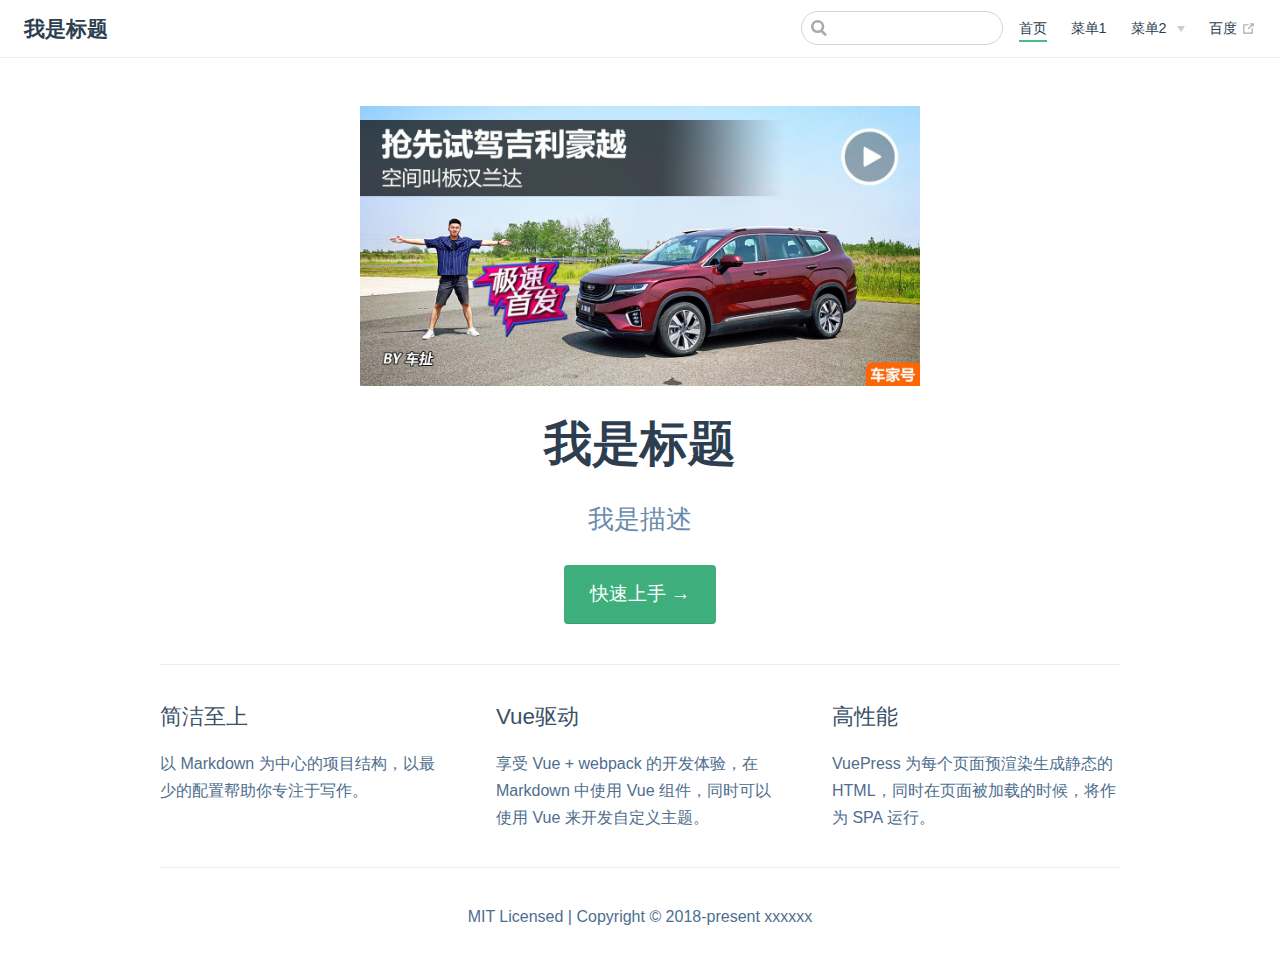
<file: index.html>
<!DOCTYPE html>
<html lang="en-US">
  <head>
    <meta charset="utf-8">
    <meta name="viewport" content="width=device-width,initial-scale=1">
    <title>我是标题</title>
    <meta name="generator" content="VuePress 1.7.1">
    <link rel="icon" href="./1.jpg">
    <meta name="description" content="我是描述">
    
    <link rel="preload" href="/assets/css/0.styles.319fcfa6.css" as="style"><link rel="preload" href="/assets/js/app.0cf1bd3c.js" as="script"><link rel="preload" href="/assets/js/2.a1c963eb.js" as="script"><link rel="preload" href="/assets/js/7.f65febfe.js" as="script"><link rel="prefetch" href="/assets/js/10.3759bb73.js"><link rel="prefetch" href="/assets/js/11.45bd4e3b.js"><link rel="prefetch" href="/assets/js/3.97abc83a.js"><link rel="prefetch" href="/assets/js/4.63b2a1f6.js"><link rel="prefetch" href="/assets/js/5.1084cbad.js"><link rel="prefetch" href="/assets/js/6.3fde4c45.js"><link rel="prefetch" href="/assets/js/8.f3e0d8ca.js"><link rel="prefetch" href="/assets/js/9.182f35d2.js">
    <link rel="stylesheet" href="/assets/css/0.styles.319fcfa6.css">
  </head>
  <body>
    <div id="app" data-server-rendered="true"><div class="theme-container no-sidebar"><header class="navbar"><div class="sidebar-button"><svg xmlns="http://www.w3.org/2000/svg" aria-hidden="true" role="img" viewBox="0 0 448 512" class="icon"><path fill="currentColor" d="M436 124H12c-6.627 0-12-5.373-12-12V80c0-6.627 5.373-12 12-12h424c6.627 0 12 5.373 12 12v32c0 6.627-5.373 12-12 12zm0 160H12c-6.627 0-12-5.373-12-12v-32c0-6.627 5.373-12 12-12h424c6.627 0 12 5.373 12 12v32c0 6.627-5.373 12-12 12zm0 160H12c-6.627 0-12-5.373-12-12v-32c0-6.627 5.373-12 12-12h424c6.627 0 12 5.373 12 12v32c0 6.627-5.373 12-12 12z"></path></svg></div> <a href="/" aria-current="page" class="home-link router-link-exact-active router-link-active"><!----> <span class="site-name">我是标题</span></a> <div class="links"><div class="search-box"><input aria-label="Search" autocomplete="off" spellcheck="false" value=""> <!----></div> <nav class="nav-links can-hide"><div class="nav-item"><a href="/" aria-current="page" class="nav-link router-link-exact-active router-link-active">
  首页
</a></div><div class="nav-item"><a href="/vue/一分钟用vuepress搭建博客.html" class="nav-link">
  菜单1
</a></div><div class="nav-item"><div class="dropdown-wrapper"><button type="button" aria-label="菜单2" class="dropdown-title"><span class="title">菜单2</span> <span class="arrow down"></span></button> <button type="button" aria-label="菜单2" class="mobile-dropdown-title"><span class="title">菜单2</span> <span class="arrow right"></span></button> <ul class="nav-dropdown" style="display:none;"><li class="dropdown-item"><!----> <a href="/b/1/" class="nav-link">
  2-1
</a></li><li class="dropdown-item"><!----> <a href="/b/2.html" class="nav-link">
  2-2
</a></li></ul></div></div><div class="nav-item"><a href="https://www.baidu.com" target="_blank" rel="noopener noreferrer" class="nav-link external">
  百度
  <span><svg xmlns="http://www.w3.org/2000/svg" aria-hidden="true" focusable="false" x="0px" y="0px" viewBox="0 0 100 100" width="15" height="15" class="icon outbound"><path fill="currentColor" d="M18.8,85.1h56l0,0c2.2,0,4-1.8,4-4v-32h-8v28h-48v-48h28v-8h-32l0,0c-2.2,0-4,1.8-4,4v56C14.8,83.3,16.6,85.1,18.8,85.1z"></path> <polygon fill="currentColor" points="45.7,48.7 51.3,54.3 77.2,28.5 77.2,37.2 85.2,37.2 85.2,14.9 62.8,14.9 62.8,22.9 71.5,22.9"></polygon></svg> <span class="sr-only">(opens new window)</span></span></a></div> <!----></nav></div></header> <div class="sidebar-mask"></div> <aside class="sidebar"><nav class="nav-links"><div class="nav-item"><a href="/" aria-current="page" class="nav-link router-link-exact-active router-link-active">
  首页
</a></div><div class="nav-item"><a href="/vue/一分钟用vuepress搭建博客.html" class="nav-link">
  菜单1
</a></div><div class="nav-item"><div class="dropdown-wrapper"><button type="button" aria-label="菜单2" class="dropdown-title"><span class="title">菜单2</span> <span class="arrow down"></span></button> <button type="button" aria-label="菜单2" class="mobile-dropdown-title"><span class="title">菜单2</span> <span class="arrow right"></span></button> <ul class="nav-dropdown" style="display:none;"><li class="dropdown-item"><!----> <a href="/b/1/" class="nav-link">
  2-1
</a></li><li class="dropdown-item"><!----> <a href="/b/2.html" class="nav-link">
  2-2
</a></li></ul></div></div><div class="nav-item"><a href="https://www.baidu.com" target="_blank" rel="noopener noreferrer" class="nav-link external">
  百度
  <span><svg xmlns="http://www.w3.org/2000/svg" aria-hidden="true" focusable="false" x="0px" y="0px" viewBox="0 0 100 100" width="15" height="15" class="icon outbound"><path fill="currentColor" d="M18.8,85.1h56l0,0c2.2,0,4-1.8,4-4v-32h-8v28h-48v-48h28v-8h-32l0,0c-2.2,0-4,1.8-4,4v56C14.8,83.3,16.6,85.1,18.8,85.1z"></path> <polygon fill="currentColor" points="45.7,48.7 51.3,54.3 77.2,28.5 77.2,37.2 85.2,37.2 85.2,14.9 62.8,14.9 62.8,22.9 71.5,22.9"></polygon></svg> <span class="sr-only">(opens new window)</span></span></a></div> <!----></nav>  <ul class="sidebar-links"><li><section class="sidebar-group depth-0"><p class="sidebar-heading open"><span>Home</span> <!----></p> <!----></section></li></ul> </aside> <main aria-labelledby="main-title" class="home"><header class="hero"><img src="/1.jpg" alt="hero"> <h1 id="main-title">
      我是标题
    </h1> <p class="description">
      我是描述
    </p> <p class="action"><a href="/guide/" class="nav-link action-button">
  快速上手 →
</a></p></header> <div class="features"><div class="feature"><h2>简洁至上</h2> <p>以 Markdown 为中心的项目结构，以最少的配置帮助你专注于写作。</p></div><div class="feature"><h2>Vue驱动</h2> <p>享受 Vue + webpack 的开发体验，在 Markdown 中使用 Vue 组件，同时可以使用 Vue 来开发自定义主题。</p></div><div class="feature"><h2>高性能</h2> <p>VuePress 为每个页面预渲染生成静态的 HTML，同时在页面被加载的时候，将作为 SPA 运行。</p></div></div> <div class="theme-default-content custom content__default"></div> <div class="footer">
    MIT Licensed | Copyright © 2018-present xxxxxx
  </div></main></div><div class="global-ui"></div></div>
    <script src="/assets/js/app.0cf1bd3c.js" defer></script><script src="/assets/js/2.a1c963eb.js" defer></script><script src="/assets/js/7.f65febfe.js" defer></script>
  </body>
</html>
</file>
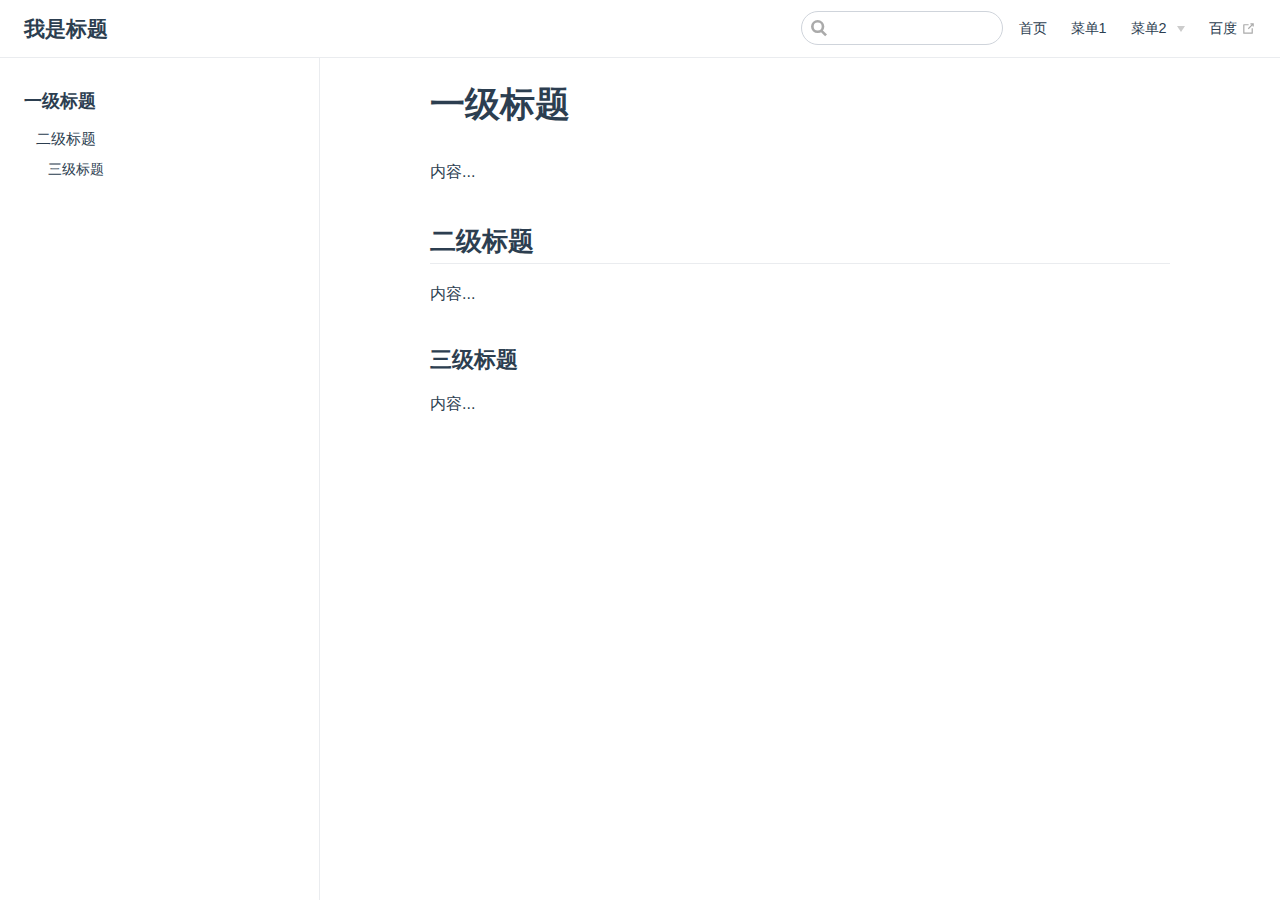
<file: c/index.html>
<!DOCTYPE html>
<html lang="en-US">
  <head>
    <meta charset="utf-8">
    <meta name="viewport" content="width=device-width,initial-scale=1">
    <title>一级标题 | 我是标题</title>
    <meta name="generator" content="VuePress 1.7.1">
    <link rel="icon" href="./1.jpg">
    <meta name="description" content="我是描述">
    
    <link rel="preload" href="/assets/css/0.styles.319fcfa6.css" as="style"><link rel="preload" href="/assets/js/app.0cf1bd3c.js" as="script"><link rel="preload" href="/assets/js/2.a1c963eb.js" as="script"><link rel="preload" href="/assets/js/10.3759bb73.js" as="script"><link rel="prefetch" href="/assets/js/11.45bd4e3b.js"><link rel="prefetch" href="/assets/js/3.97abc83a.js"><link rel="prefetch" href="/assets/js/4.63b2a1f6.js"><link rel="prefetch" href="/assets/js/5.1084cbad.js"><link rel="prefetch" href="/assets/js/6.3fde4c45.js"><link rel="prefetch" href="/assets/js/7.f65febfe.js"><link rel="prefetch" href="/assets/js/8.f3e0d8ca.js"><link rel="prefetch" href="/assets/js/9.182f35d2.js">
    <link rel="stylesheet" href="/assets/css/0.styles.319fcfa6.css">
  </head>
  <body>
    <div id="app" data-server-rendered="true"><div class="theme-container"><header class="navbar"><div class="sidebar-button"><svg xmlns="http://www.w3.org/2000/svg" aria-hidden="true" role="img" viewBox="0 0 448 512" class="icon"><path fill="currentColor" d="M436 124H12c-6.627 0-12-5.373-12-12V80c0-6.627 5.373-12 12-12h424c6.627 0 12 5.373 12 12v32c0 6.627-5.373 12-12 12zm0 160H12c-6.627 0-12-5.373-12-12v-32c0-6.627 5.373-12 12-12h424c6.627 0 12 5.373 12 12v32c0 6.627-5.373 12-12 12zm0 160H12c-6.627 0-12-5.373-12-12v-32c0-6.627 5.373-12 12-12h424c6.627 0 12 5.373 12 12v32c0 6.627-5.373 12-12 12z"></path></svg></div> <a href="/" class="home-link router-link-active"><!----> <span class="site-name">我是标题</span></a> <div class="links"><div class="search-box"><input aria-label="Search" autocomplete="off" spellcheck="false" value=""> <!----></div> <nav class="nav-links can-hide"><div class="nav-item"><a href="/" class="nav-link">
  首页
</a></div><div class="nav-item"><a href="/vue/一分钟用vuepress搭建博客.html" class="nav-link">
  菜单1
</a></div><div class="nav-item"><div class="dropdown-wrapper"><button type="button" aria-label="菜单2" class="dropdown-title"><span class="title">菜单2</span> <span class="arrow down"></span></button> <button type="button" aria-label="菜单2" class="mobile-dropdown-title"><span class="title">菜单2</span> <span class="arrow right"></span></button> <ul class="nav-dropdown" style="display:none;"><li class="dropdown-item"><!----> <a href="/b/1/" class="nav-link">
  2-1
</a></li><li class="dropdown-item"><!----> <a href="/b/2.html" class="nav-link">
  2-2
</a></li></ul></div></div><div class="nav-item"><a href="https://www.baidu.com" target="_blank" rel="noopener noreferrer" class="nav-link external">
  百度
  <span><svg xmlns="http://www.w3.org/2000/svg" aria-hidden="true" focusable="false" x="0px" y="0px" viewBox="0 0 100 100" width="15" height="15" class="icon outbound"><path fill="currentColor" d="M18.8,85.1h56l0,0c2.2,0,4-1.8,4-4v-32h-8v28h-48v-48h28v-8h-32l0,0c-2.2,0-4,1.8-4,4v56C14.8,83.3,16.6,85.1,18.8,85.1z"></path> <polygon fill="currentColor" points="45.7,48.7 51.3,54.3 77.2,28.5 77.2,37.2 85.2,37.2 85.2,14.9 62.8,14.9 62.8,22.9 71.5,22.9"></polygon></svg> <span class="sr-only">(opens new window)</span></span></a></div> <!----></nav></div></header> <div class="sidebar-mask"></div> <aside class="sidebar"><nav class="nav-links"><div class="nav-item"><a href="/" class="nav-link">
  首页
</a></div><div class="nav-item"><a href="/vue/一分钟用vuepress搭建博客.html" class="nav-link">
  菜单1
</a></div><div class="nav-item"><div class="dropdown-wrapper"><button type="button" aria-label="菜单2" class="dropdown-title"><span class="title">菜单2</span> <span class="arrow down"></span></button> <button type="button" aria-label="菜单2" class="mobile-dropdown-title"><span class="title">菜单2</span> <span class="arrow right"></span></button> <ul class="nav-dropdown" style="display:none;"><li class="dropdown-item"><!----> <a href="/b/1/" class="nav-link">
  2-1
</a></li><li class="dropdown-item"><!----> <a href="/b/2.html" class="nav-link">
  2-2
</a></li></ul></div></div><div class="nav-item"><a href="https://www.baidu.com" target="_blank" rel="noopener noreferrer" class="nav-link external">
  百度
  <span><svg xmlns="http://www.w3.org/2000/svg" aria-hidden="true" focusable="false" x="0px" y="0px" viewBox="0 0 100 100" width="15" height="15" class="icon outbound"><path fill="currentColor" d="M18.8,85.1h56l0,0c2.2,0,4-1.8,4-4v-32h-8v28h-48v-48h28v-8h-32l0,0c-2.2,0-4,1.8-4,4v56C14.8,83.3,16.6,85.1,18.8,85.1z"></path> <polygon fill="currentColor" points="45.7,48.7 51.3,54.3 77.2,28.5 77.2,37.2 85.2,37.2 85.2,14.9 62.8,14.9 62.8,22.9 71.5,22.9"></polygon></svg> <span class="sr-only">(opens new window)</span></span></a></div> <!----></nav>  <ul class="sidebar-links"><li><section class="sidebar-group depth-0"><p class="sidebar-heading open"><span>一级标题</span> <!----></p> <ul class="sidebar-links sidebar-group-items"><li><a href="/c/#二级标题" class="sidebar-link">二级标题</a><ul class="sidebar-sub-headers"><li class="sidebar-sub-header"><a href="/c/#三级标题" class="sidebar-link">三级标题</a></li></ul></li></ul></section></li></ul> </aside> <main class="page"> <div class="theme-default-content content__default"><h1 id="一级标题"><a href="#一级标题" class="header-anchor">#</a> 一级标题</h1> <p>内容...</p> <h2 id="二级标题"><a href="#二级标题" class="header-anchor">#</a> 二级标题</h2> <p>内容...</p> <h3 id="三级标题"><a href="#三级标题" class="header-anchor">#</a> 三级标题</h3> <p>内容...</p></div> <footer class="page-edit"><!----> <!----></footer> <!----> </main></div><div class="global-ui"></div></div>
    <script src="/assets/js/app.0cf1bd3c.js" defer></script><script src="/assets/js/2.a1c963eb.js" defer></script><script src="/assets/js/10.3759bb73.js" defer></script>
  </body>
</html>
</file>
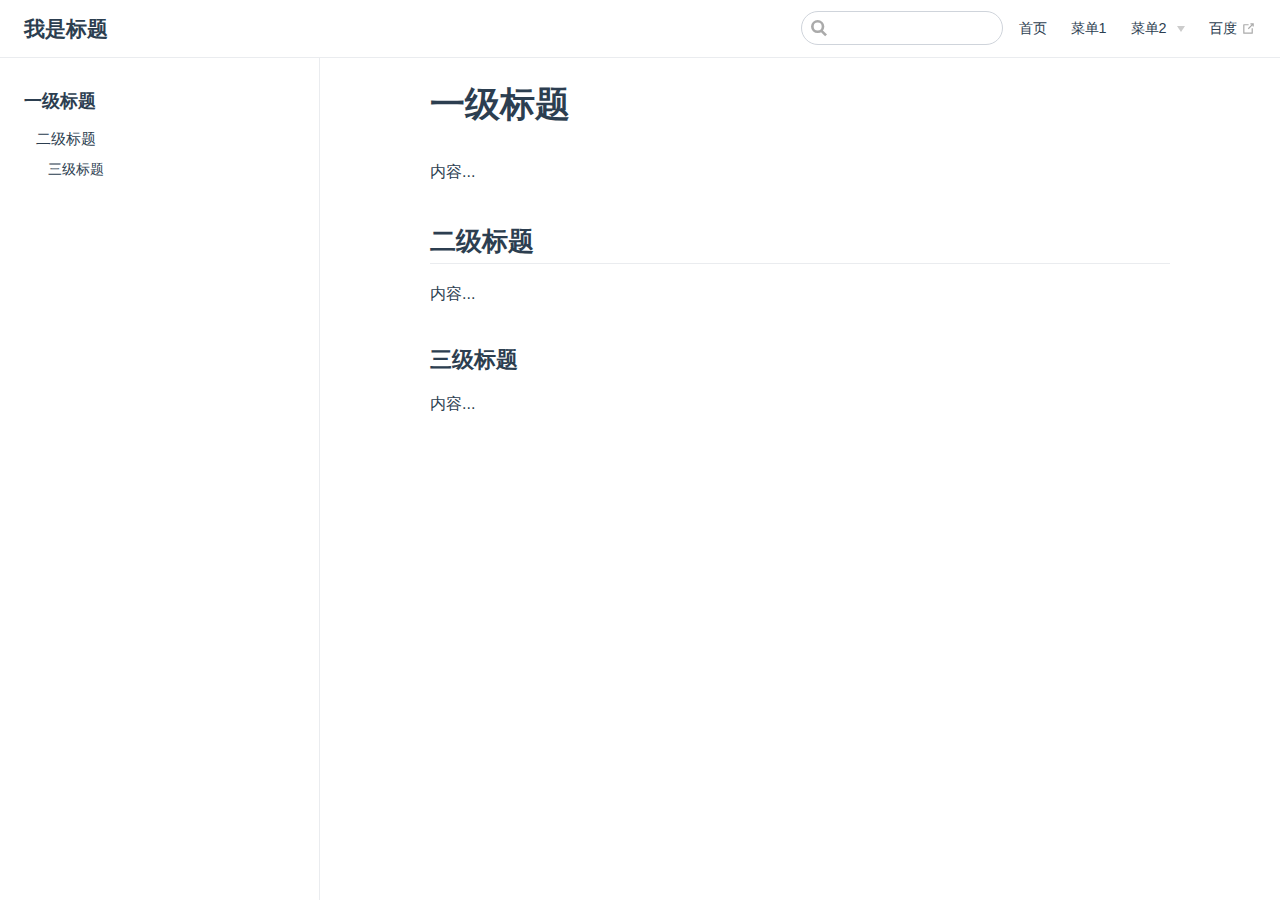
<file: b/1.html>
<!DOCTYPE html>
<html lang="en-US">
  <head>
    <meta charset="utf-8">
    <meta name="viewport" content="width=device-width,initial-scale=1">
    <title>一级标题 | 我是标题</title>
    <meta name="generator" content="VuePress 1.7.1">
    <link rel="icon" href="./1.jpg">
    <meta name="description" content="我是描述">
    
    <link rel="preload" href="/assets/css/0.styles.319fcfa6.css" as="style"><link rel="preload" href="/assets/js/app.0cf1bd3c.js" as="script"><link rel="preload" href="/assets/js/2.a1c963eb.js" as="script"><link rel="preload" href="/assets/js/8.f3e0d8ca.js" as="script"><link rel="prefetch" href="/assets/js/10.3759bb73.js"><link rel="prefetch" href="/assets/js/11.45bd4e3b.js"><link rel="prefetch" href="/assets/js/3.97abc83a.js"><link rel="prefetch" href="/assets/js/4.63b2a1f6.js"><link rel="prefetch" href="/assets/js/5.1084cbad.js"><link rel="prefetch" href="/assets/js/6.3fde4c45.js"><link rel="prefetch" href="/assets/js/7.f65febfe.js"><link rel="prefetch" href="/assets/js/9.182f35d2.js">
    <link rel="stylesheet" href="/assets/css/0.styles.319fcfa6.css">
  </head>
  <body>
    <div id="app" data-server-rendered="true"><div class="theme-container"><header class="navbar"><div class="sidebar-button"><svg xmlns="http://www.w3.org/2000/svg" aria-hidden="true" role="img" viewBox="0 0 448 512" class="icon"><path fill="currentColor" d="M436 124H12c-6.627 0-12-5.373-12-12V80c0-6.627 5.373-12 12-12h424c6.627 0 12 5.373 12 12v32c0 6.627-5.373 12-12 12zm0 160H12c-6.627 0-12-5.373-12-12v-32c0-6.627 5.373-12 12-12h424c6.627 0 12 5.373 12 12v32c0 6.627-5.373 12-12 12zm0 160H12c-6.627 0-12-5.373-12-12v-32c0-6.627 5.373-12 12-12h424c6.627 0 12 5.373 12 12v32c0 6.627-5.373 12-12 12z"></path></svg></div> <a href="/" class="home-link router-link-active"><!----> <span class="site-name">我是标题</span></a> <div class="links"><div class="search-box"><input aria-label="Search" autocomplete="off" spellcheck="false" value=""> <!----></div> <nav class="nav-links can-hide"><div class="nav-item"><a href="/" class="nav-link">
  首页
</a></div><div class="nav-item"><a href="/vue/一分钟用vuepress搭建博客.html" class="nav-link">
  菜单1
</a></div><div class="nav-item"><div class="dropdown-wrapper"><button type="button" aria-label="菜单2" class="dropdown-title"><span class="title">菜单2</span> <span class="arrow down"></span></button> <button type="button" aria-label="菜单2" class="mobile-dropdown-title"><span class="title">菜单2</span> <span class="arrow right"></span></button> <ul class="nav-dropdown" style="display:none;"><li class="dropdown-item"><!----> <a href="/b/1/" class="nav-link">
  2-1
</a></li><li class="dropdown-item"><!----> <a href="/b/2.html" class="nav-link">
  2-2
</a></li></ul></div></div><div class="nav-item"><a href="https://www.baidu.com" target="_blank" rel="noopener noreferrer" class="nav-link external">
  百度
  <span><svg xmlns="http://www.w3.org/2000/svg" aria-hidden="true" focusable="false" x="0px" y="0px" viewBox="0 0 100 100" width="15" height="15" class="icon outbound"><path fill="currentColor" d="M18.8,85.1h56l0,0c2.2,0,4-1.8,4-4v-32h-8v28h-48v-48h28v-8h-32l0,0c-2.2,0-4,1.8-4,4v56C14.8,83.3,16.6,85.1,18.8,85.1z"></path> <polygon fill="currentColor" points="45.7,48.7 51.3,54.3 77.2,28.5 77.2,37.2 85.2,37.2 85.2,14.9 62.8,14.9 62.8,22.9 71.5,22.9"></polygon></svg> <span class="sr-only">(opens new window)</span></span></a></div> <!----></nav></div></header> <div class="sidebar-mask"></div> <aside class="sidebar"><nav class="nav-links"><div class="nav-item"><a href="/" class="nav-link">
  首页
</a></div><div class="nav-item"><a href="/vue/一分钟用vuepress搭建博客.html" class="nav-link">
  菜单1
</a></div><div class="nav-item"><div class="dropdown-wrapper"><button type="button" aria-label="菜单2" class="dropdown-title"><span class="title">菜单2</span> <span class="arrow down"></span></button> <button type="button" aria-label="菜单2" class="mobile-dropdown-title"><span class="title">菜单2</span> <span class="arrow right"></span></button> <ul class="nav-dropdown" style="display:none;"><li class="dropdown-item"><!----> <a href="/b/1/" class="nav-link">
  2-1
</a></li><li class="dropdown-item"><!----> <a href="/b/2.html" class="nav-link">
  2-2
</a></li></ul></div></div><div class="nav-item"><a href="https://www.baidu.com" target="_blank" rel="noopener noreferrer" class="nav-link external">
  百度
  <span><svg xmlns="http://www.w3.org/2000/svg" aria-hidden="true" focusable="false" x="0px" y="0px" viewBox="0 0 100 100" width="15" height="15" class="icon outbound"><path fill="currentColor" d="M18.8,85.1h56l0,0c2.2,0,4-1.8,4-4v-32h-8v28h-48v-48h28v-8h-32l0,0c-2.2,0-4,1.8-4,4v56C14.8,83.3,16.6,85.1,18.8,85.1z"></path> <polygon fill="currentColor" points="45.7,48.7 51.3,54.3 77.2,28.5 77.2,37.2 85.2,37.2 85.2,14.9 62.8,14.9 62.8,22.9 71.5,22.9"></polygon></svg> <span class="sr-only">(opens new window)</span></span></a></div> <!----></nav>  <ul class="sidebar-links"><li><section class="sidebar-group depth-0"><p class="sidebar-heading open"><span>一级标题</span> <!----></p> <ul class="sidebar-links sidebar-group-items"><li><a href="/b/1.html#二级标题" class="sidebar-link">二级标题</a><ul class="sidebar-sub-headers"><li class="sidebar-sub-header"><a href="/b/1.html#三级标题" class="sidebar-link">三级标题</a></li></ul></li></ul></section></li></ul> </aside> <main class="page"> <div class="theme-default-content content__default"><h1 id="一级标题"><a href="#一级标题" class="header-anchor">#</a> 一级标题</h1> <p>内容...</p> <h2 id="二级标题"><a href="#二级标题" class="header-anchor">#</a> 二级标题</h2> <p>内容...</p> <h3 id="三级标题"><a href="#三级标题" class="header-anchor">#</a> 三级标题</h3> <p>内容...</p></div> <footer class="page-edit"><!----> <!----></footer> <!----> </main></div><div class="global-ui"></div></div>
    <script src="/assets/js/app.0cf1bd3c.js" defer></script><script src="/assets/js/2.a1c963eb.js" defer></script><script src="/assets/js/8.f3e0d8ca.js" defer></script>
  </body>
</html>
</file>
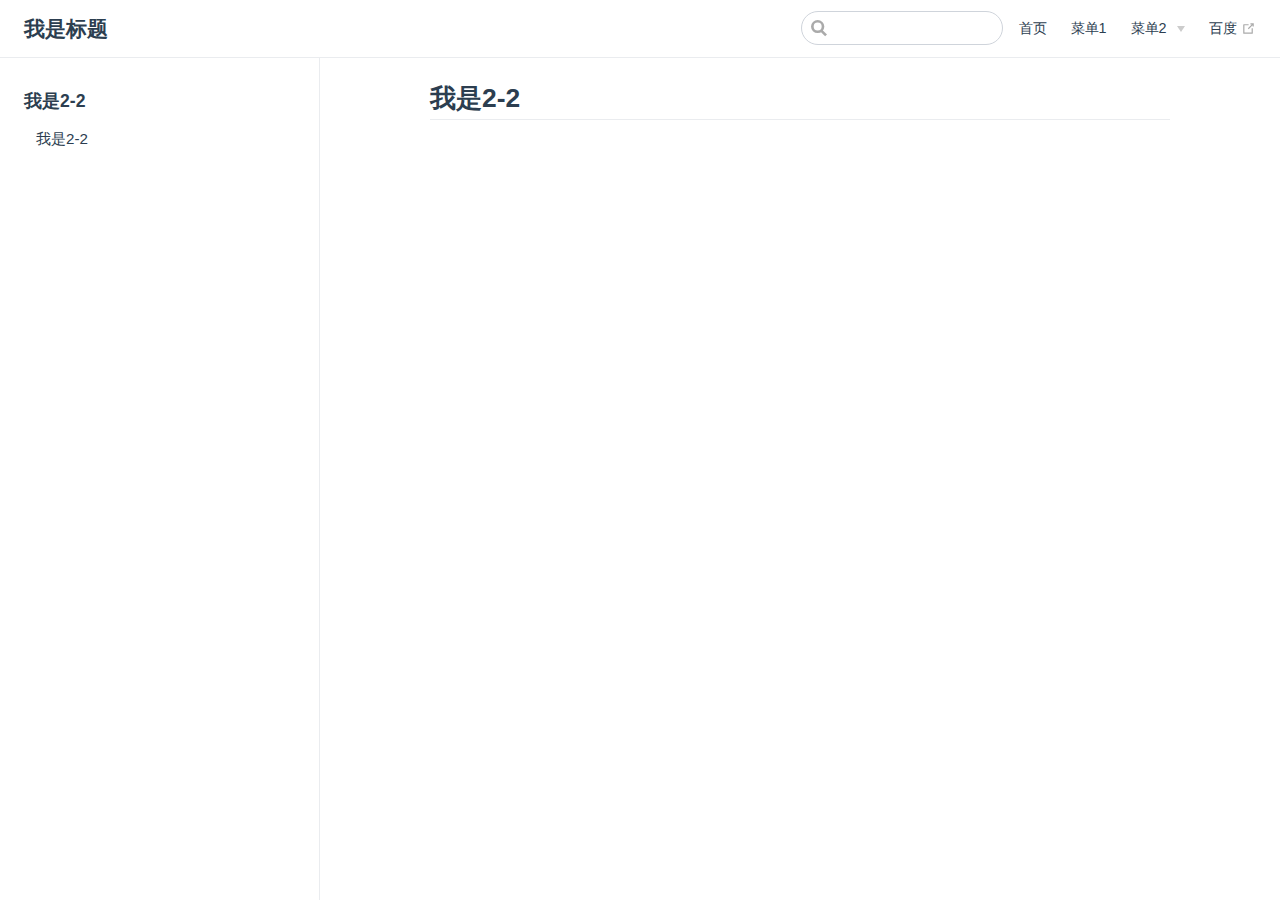
<file: b/2.html>
<!DOCTYPE html>
<html lang="en-US">
  <head>
    <meta charset="utf-8">
    <meta name="viewport" content="width=device-width,initial-scale=1">
    <title>我是2-2 | 我是标题</title>
    <meta name="generator" content="VuePress 1.7.1">
    <link rel="icon" href="./1.jpg">
    <meta name="description" content="我是描述">
    
    <link rel="preload" href="/assets/css/0.styles.319fcfa6.css" as="style"><link rel="preload" href="/assets/js/app.0cf1bd3c.js" as="script"><link rel="preload" href="/assets/js/2.a1c963eb.js" as="script"><link rel="preload" href="/assets/js/9.182f35d2.js" as="script"><link rel="prefetch" href="/assets/js/10.3759bb73.js"><link rel="prefetch" href="/assets/js/11.45bd4e3b.js"><link rel="prefetch" href="/assets/js/3.97abc83a.js"><link rel="prefetch" href="/assets/js/4.63b2a1f6.js"><link rel="prefetch" href="/assets/js/5.1084cbad.js"><link rel="prefetch" href="/assets/js/6.3fde4c45.js"><link rel="prefetch" href="/assets/js/7.f65febfe.js"><link rel="prefetch" href="/assets/js/8.f3e0d8ca.js">
    <link rel="stylesheet" href="/assets/css/0.styles.319fcfa6.css">
  </head>
  <body>
    <div id="app" data-server-rendered="true"><div class="theme-container"><header class="navbar"><div class="sidebar-button"><svg xmlns="http://www.w3.org/2000/svg" aria-hidden="true" role="img" viewBox="0 0 448 512" class="icon"><path fill="currentColor" d="M436 124H12c-6.627 0-12-5.373-12-12V80c0-6.627 5.373-12 12-12h424c6.627 0 12 5.373 12 12v32c0 6.627-5.373 12-12 12zm0 160H12c-6.627 0-12-5.373-12-12v-32c0-6.627 5.373-12 12-12h424c6.627 0 12 5.373 12 12v32c0 6.627-5.373 12-12 12zm0 160H12c-6.627 0-12-5.373-12-12v-32c0-6.627 5.373-12 12-12h424c6.627 0 12 5.373 12 12v32c0 6.627-5.373 12-12 12z"></path></svg></div> <a href="/" class="home-link router-link-active"><!----> <span class="site-name">我是标题</span></a> <div class="links"><div class="search-box"><input aria-label="Search" autocomplete="off" spellcheck="false" value=""> <!----></div> <nav class="nav-links can-hide"><div class="nav-item"><a href="/" class="nav-link">
  首页
</a></div><div class="nav-item"><a href="/vue/一分钟用vuepress搭建博客.html" class="nav-link">
  菜单1
</a></div><div class="nav-item"><div class="dropdown-wrapper"><button type="button" aria-label="菜单2" class="dropdown-title"><span class="title">菜单2</span> <span class="arrow down"></span></button> <button type="button" aria-label="菜单2" class="mobile-dropdown-title"><span class="title">菜单2</span> <span class="arrow right"></span></button> <ul class="nav-dropdown" style="display:none;"><li class="dropdown-item"><!----> <a href="/b/1/" class="nav-link">
  2-1
</a></li><li class="dropdown-item"><!----> <a href="/b/2.html" aria-current="page" class="nav-link router-link-exact-active router-link-active">
  2-2
</a></li></ul></div></div><div class="nav-item"><a href="https://www.baidu.com" target="_blank" rel="noopener noreferrer" class="nav-link external">
  百度
  <span><svg xmlns="http://www.w3.org/2000/svg" aria-hidden="true" focusable="false" x="0px" y="0px" viewBox="0 0 100 100" width="15" height="15" class="icon outbound"><path fill="currentColor" d="M18.8,85.1h56l0,0c2.2,0,4-1.8,4-4v-32h-8v28h-48v-48h28v-8h-32l0,0c-2.2,0-4,1.8-4,4v56C14.8,83.3,16.6,85.1,18.8,85.1z"></path> <polygon fill="currentColor" points="45.7,48.7 51.3,54.3 77.2,28.5 77.2,37.2 85.2,37.2 85.2,14.9 62.8,14.9 62.8,22.9 71.5,22.9"></polygon></svg> <span class="sr-only">(opens new window)</span></span></a></div> <!----></nav></div></header> <div class="sidebar-mask"></div> <aside class="sidebar"><nav class="nav-links"><div class="nav-item"><a href="/" class="nav-link">
  首页
</a></div><div class="nav-item"><a href="/vue/一分钟用vuepress搭建博客.html" class="nav-link">
  菜单1
</a></div><div class="nav-item"><div class="dropdown-wrapper"><button type="button" aria-label="菜单2" class="dropdown-title"><span class="title">菜单2</span> <span class="arrow down"></span></button> <button type="button" aria-label="菜单2" class="mobile-dropdown-title"><span class="title">菜单2</span> <span class="arrow right"></span></button> <ul class="nav-dropdown" style="display:none;"><li class="dropdown-item"><!----> <a href="/b/1/" class="nav-link">
  2-1
</a></li><li class="dropdown-item"><!----> <a href="/b/2.html" aria-current="page" class="nav-link router-link-exact-active router-link-active">
  2-2
</a></li></ul></div></div><div class="nav-item"><a href="https://www.baidu.com" target="_blank" rel="noopener noreferrer" class="nav-link external">
  百度
  <span><svg xmlns="http://www.w3.org/2000/svg" aria-hidden="true" focusable="false" x="0px" y="0px" viewBox="0 0 100 100" width="15" height="15" class="icon outbound"><path fill="currentColor" d="M18.8,85.1h56l0,0c2.2,0,4-1.8,4-4v-32h-8v28h-48v-48h28v-8h-32l0,0c-2.2,0-4,1.8-4,4v56C14.8,83.3,16.6,85.1,18.8,85.1z"></path> <polygon fill="currentColor" points="45.7,48.7 51.3,54.3 77.2,28.5 77.2,37.2 85.2,37.2 85.2,14.9 62.8,14.9 62.8,22.9 71.5,22.9"></polygon></svg> <span class="sr-only">(opens new window)</span></span></a></div> <!----></nav>  <ul class="sidebar-links"><li><section class="sidebar-group depth-0"><p class="sidebar-heading open"><span>我是2-2</span> <!----></p> <ul class="sidebar-links sidebar-group-items"><li><a href="/b/2.html#我是2-2" class="sidebar-link">我是2-2</a><ul class="sidebar-sub-headers"></ul></li></ul></section></li></ul> </aside> <main class="page"> <div class="theme-default-content content__default"><h2 id="我是2-2"><a href="#我是2-2" class="header-anchor">#</a> 我是2-2</h2></div> <footer class="page-edit"><!----> <!----></footer> <!----> </main></div><div class="global-ui"></div></div>
    <script src="/assets/js/app.0cf1bd3c.js" defer></script><script src="/assets/js/2.a1c963eb.js" defer></script><script src="/assets/js/9.182f35d2.js" defer></script>
  </body>
</html>
</file>
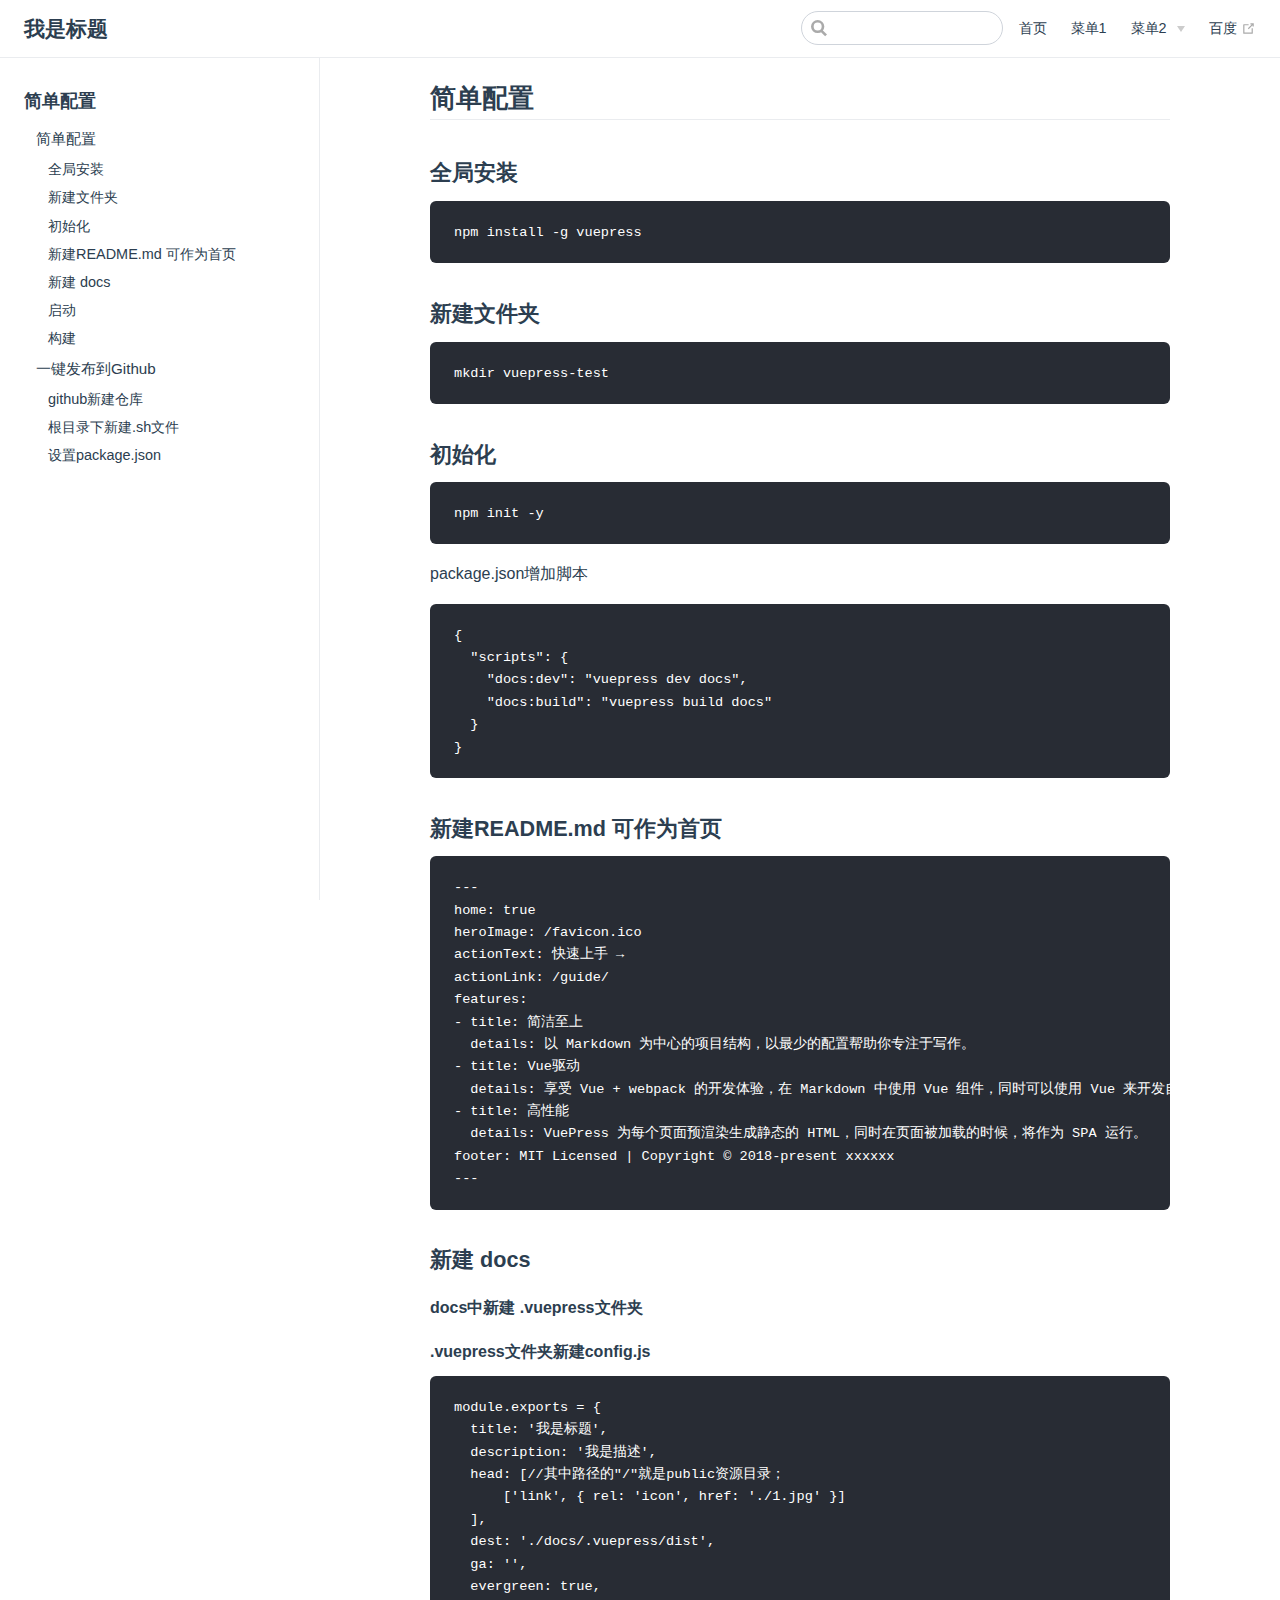
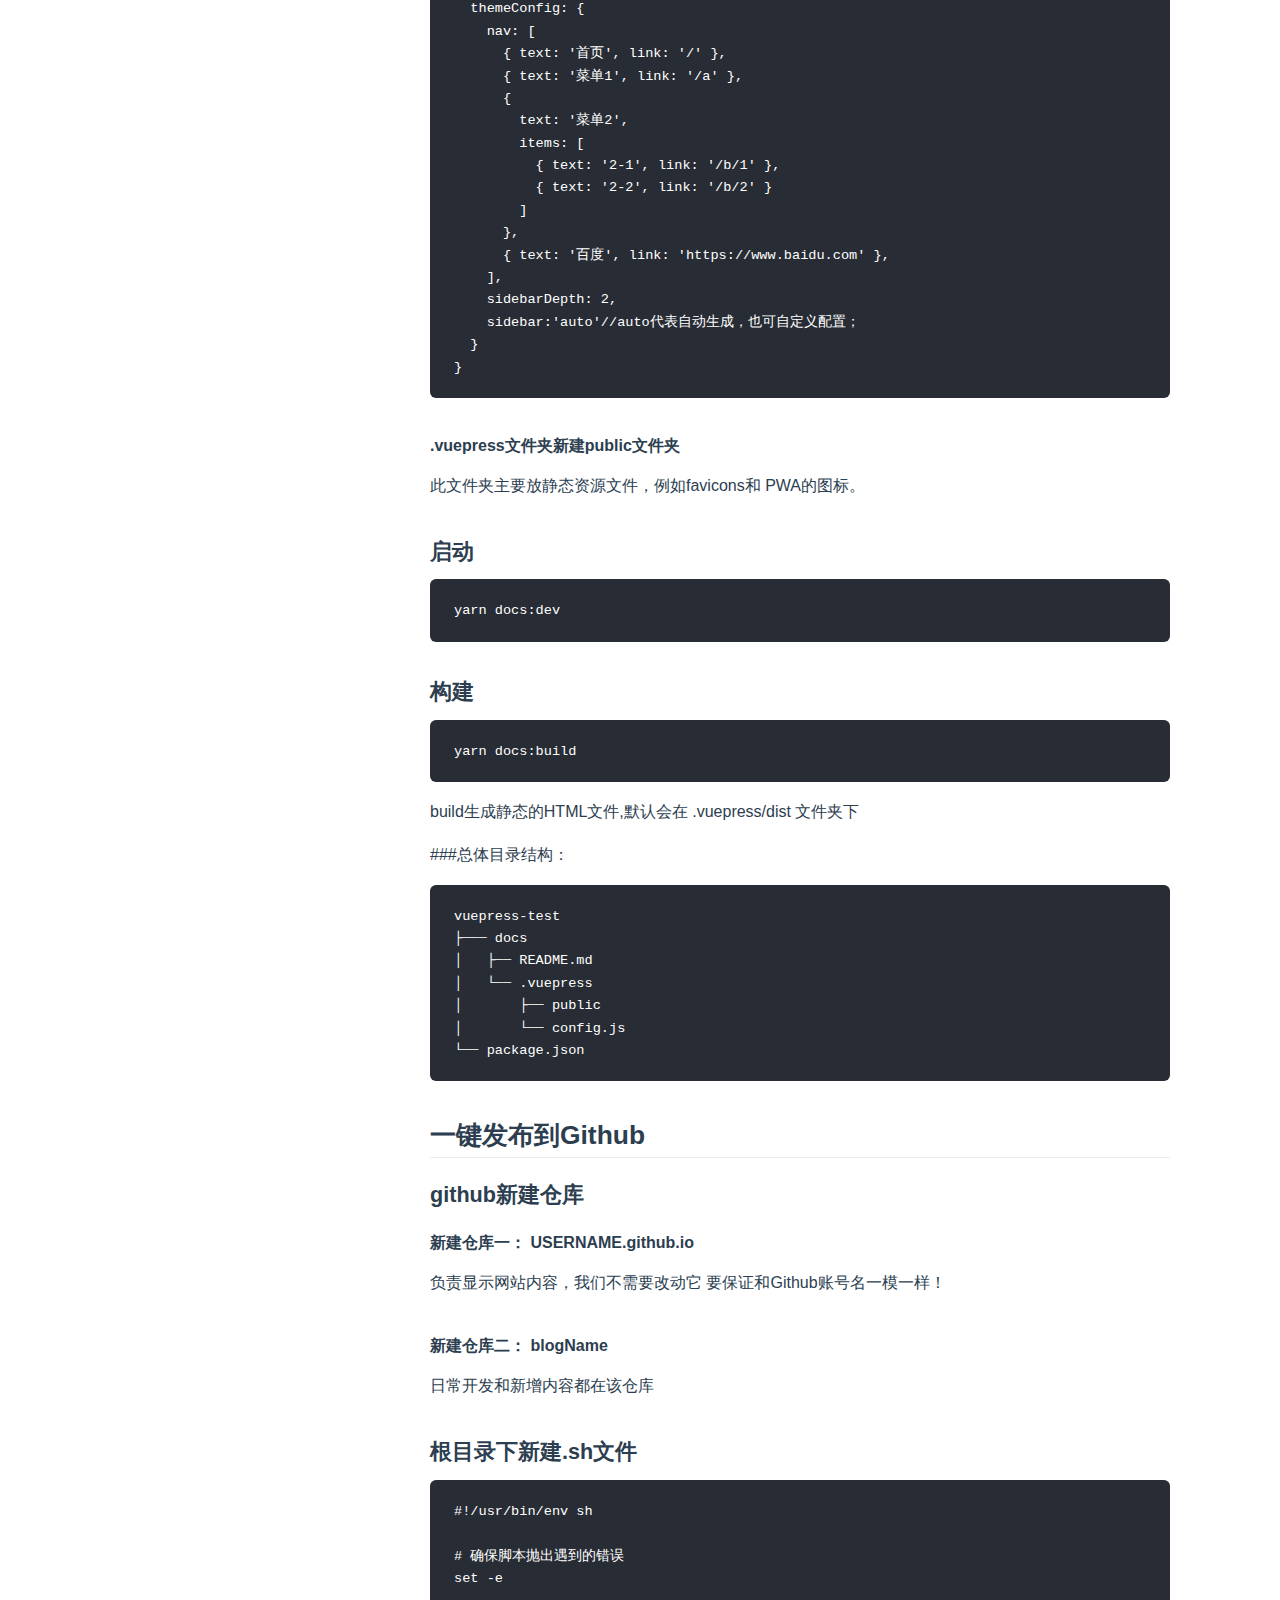
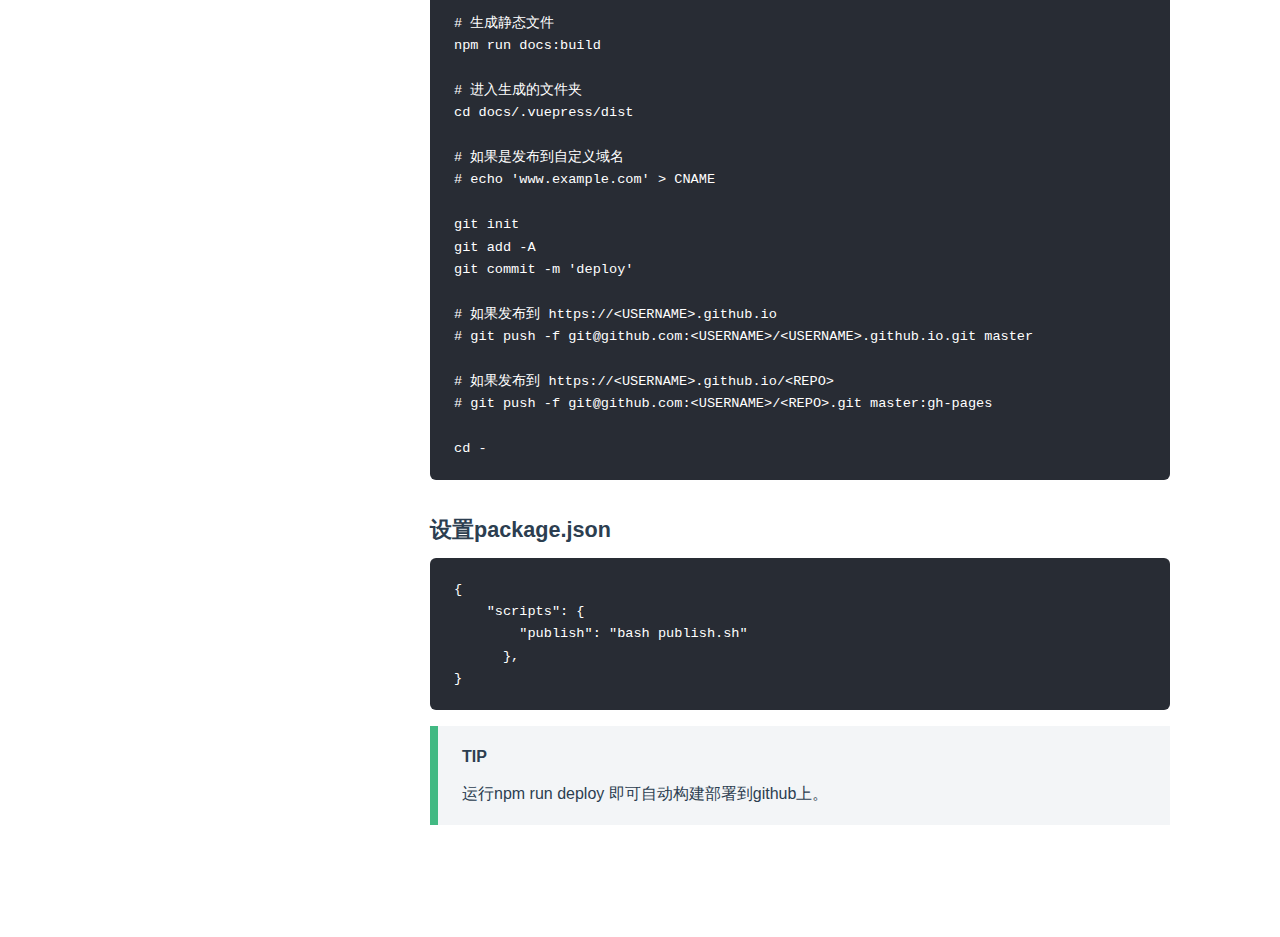
<file: vue/一分钟用vuepress搭建博客.html>
<!DOCTYPE html>
<html lang="en-US">
  <head>
    <meta charset="utf-8">
    <meta name="viewport" content="width=device-width,initial-scale=1">
    <title>简单配置 | 我是标题</title>
    <meta name="generator" content="VuePress 1.7.1">
    <link rel="icon" href="./1.jpg">
    <meta name="description" content="我是描述">
    
    <link rel="preload" href="/assets/css/0.styles.319fcfa6.css" as="style"><link rel="preload" href="/assets/js/app.0cf1bd3c.js" as="script"><link rel="preload" href="/assets/js/2.a1c963eb.js" as="script"><link rel="preload" href="/assets/js/11.45bd4e3b.js" as="script"><link rel="prefetch" href="/assets/js/10.3759bb73.js"><link rel="prefetch" href="/assets/js/3.97abc83a.js"><link rel="prefetch" href="/assets/js/4.63b2a1f6.js"><link rel="prefetch" href="/assets/js/5.1084cbad.js"><link rel="prefetch" href="/assets/js/6.3fde4c45.js"><link rel="prefetch" href="/assets/js/7.f65febfe.js"><link rel="prefetch" href="/assets/js/8.f3e0d8ca.js"><link rel="prefetch" href="/assets/js/9.182f35d2.js">
    <link rel="stylesheet" href="/assets/css/0.styles.319fcfa6.css">
  </head>
  <body>
    <div id="app" data-server-rendered="true"><div class="theme-container"><header class="navbar"><div class="sidebar-button"><svg xmlns="http://www.w3.org/2000/svg" aria-hidden="true" role="img" viewBox="0 0 448 512" class="icon"><path fill="currentColor" d="M436 124H12c-6.627 0-12-5.373-12-12V80c0-6.627 5.373-12 12-12h424c6.627 0 12 5.373 12 12v32c0 6.627-5.373 12-12 12zm0 160H12c-6.627 0-12-5.373-12-12v-32c0-6.627 5.373-12 12-12h424c6.627 0 12 5.373 12 12v32c0 6.627-5.373 12-12 12zm0 160H12c-6.627 0-12-5.373-12-12v-32c0-6.627 5.373-12 12-12h424c6.627 0 12 5.373 12 12v32c0 6.627-5.373 12-12 12z"></path></svg></div> <a href="/" class="home-link router-link-active"><!----> <span class="site-name">我是标题</span></a> <div class="links"><div class="search-box"><input aria-label="Search" autocomplete="off" spellcheck="false" value=""> <!----></div> <nav class="nav-links can-hide"><div class="nav-item"><a href="/" class="nav-link">
  首页
</a></div><div class="nav-item"><a href="/vue/一分钟用vuepress搭建博客.html" class="nav-link">
  菜单1
</a></div><div class="nav-item"><div class="dropdown-wrapper"><button type="button" aria-label="菜单2" class="dropdown-title"><span class="title">菜单2</span> <span class="arrow down"></span></button> <button type="button" aria-label="菜单2" class="mobile-dropdown-title"><span class="title">菜单2</span> <span class="arrow right"></span></button> <ul class="nav-dropdown" style="display:none;"><li class="dropdown-item"><!----> <a href="/b/1/" class="nav-link">
  2-1
</a></li><li class="dropdown-item"><!----> <a href="/b/2.html" class="nav-link">
  2-2
</a></li></ul></div></div><div class="nav-item"><a href="https://www.baidu.com" target="_blank" rel="noopener noreferrer" class="nav-link external">
  百度
  <span><svg xmlns="http://www.w3.org/2000/svg" aria-hidden="true" focusable="false" x="0px" y="0px" viewBox="0 0 100 100" width="15" height="15" class="icon outbound"><path fill="currentColor" d="M18.8,85.1h56l0,0c2.2,0,4-1.8,4-4v-32h-8v28h-48v-48h28v-8h-32l0,0c-2.2,0-4,1.8-4,4v56C14.8,83.3,16.6,85.1,18.8,85.1z"></path> <polygon fill="currentColor" points="45.7,48.7 51.3,54.3 77.2,28.5 77.2,37.2 85.2,37.2 85.2,14.9 62.8,14.9 62.8,22.9 71.5,22.9"></polygon></svg> <span class="sr-only">(opens new window)</span></span></a></div> <!----></nav></div></header> <div class="sidebar-mask"></div> <aside class="sidebar"><nav class="nav-links"><div class="nav-item"><a href="/" class="nav-link">
  首页
</a></div><div class="nav-item"><a href="/vue/一分钟用vuepress搭建博客.html" class="nav-link">
  菜单1
</a></div><div class="nav-item"><div class="dropdown-wrapper"><button type="button" aria-label="菜单2" class="dropdown-title"><span class="title">菜单2</span> <span class="arrow down"></span></button> <button type="button" aria-label="菜单2" class="mobile-dropdown-title"><span class="title">菜单2</span> <span class="arrow right"></span></button> <ul class="nav-dropdown" style="display:none;"><li class="dropdown-item"><!----> <a href="/b/1/" class="nav-link">
  2-1
</a></li><li class="dropdown-item"><!----> <a href="/b/2.html" class="nav-link">
  2-2
</a></li></ul></div></div><div class="nav-item"><a href="https://www.baidu.com" target="_blank" rel="noopener noreferrer" class="nav-link external">
  百度
  <span><svg xmlns="http://www.w3.org/2000/svg" aria-hidden="true" focusable="false" x="0px" y="0px" viewBox="0 0 100 100" width="15" height="15" class="icon outbound"><path fill="currentColor" d="M18.8,85.1h56l0,0c2.2,0,4-1.8,4-4v-32h-8v28h-48v-48h28v-8h-32l0,0c-2.2,0-4,1.8-4,4v56C14.8,83.3,16.6,85.1,18.8,85.1z"></path> <polygon fill="currentColor" points="45.7,48.7 51.3,54.3 77.2,28.5 77.2,37.2 85.2,37.2 85.2,14.9 62.8,14.9 62.8,22.9 71.5,22.9"></polygon></svg> <span class="sr-only">(opens new window)</span></span></a></div> <!----></nav>  <ul class="sidebar-links"><li><section class="sidebar-group depth-0"><p class="sidebar-heading open"><span>简单配置</span> <!----></p> <ul class="sidebar-links sidebar-group-items"><li><a href="/vue/%E4%B8%80%E5%88%86%E9%92%9F%E7%94%A8vuepress%E6%90%AD%E5%BB%BA%E5%8D%9A%E5%AE%A2.html#简单配置" class="sidebar-link">简单配置</a><ul class="sidebar-sub-headers"><li class="sidebar-sub-header"><a href="/vue/%E4%B8%80%E5%88%86%E9%92%9F%E7%94%A8vuepress%E6%90%AD%E5%BB%BA%E5%8D%9A%E5%AE%A2.html#全局安装" class="sidebar-link">全局安装</a></li><li class="sidebar-sub-header"><a href="/vue/%E4%B8%80%E5%88%86%E9%92%9F%E7%94%A8vuepress%E6%90%AD%E5%BB%BA%E5%8D%9A%E5%AE%A2.html#新建文件夹" class="sidebar-link">新建文件夹</a></li><li class="sidebar-sub-header"><a href="/vue/%E4%B8%80%E5%88%86%E9%92%9F%E7%94%A8vuepress%E6%90%AD%E5%BB%BA%E5%8D%9A%E5%AE%A2.html#初始化" class="sidebar-link">初始化</a></li><li class="sidebar-sub-header"><a href="/vue/%E4%B8%80%E5%88%86%E9%92%9F%E7%94%A8vuepress%E6%90%AD%E5%BB%BA%E5%8D%9A%E5%AE%A2.html#新建readme-md-可作为首页" class="sidebar-link">新建README.md  可作为首页</a></li><li class="sidebar-sub-header"><a href="/vue/%E4%B8%80%E5%88%86%E9%92%9F%E7%94%A8vuepress%E6%90%AD%E5%BB%BA%E5%8D%9A%E5%AE%A2.html#新建-docs" class="sidebar-link">新建 docs</a></li><li class="sidebar-sub-header"><a href="/vue/%E4%B8%80%E5%88%86%E9%92%9F%E7%94%A8vuepress%E6%90%AD%E5%BB%BA%E5%8D%9A%E5%AE%A2.html#启动" class="sidebar-link">启动</a></li><li class="sidebar-sub-header"><a href="/vue/%E4%B8%80%E5%88%86%E9%92%9F%E7%94%A8vuepress%E6%90%AD%E5%BB%BA%E5%8D%9A%E5%AE%A2.html#构建" class="sidebar-link">构建</a></li></ul></li><li><a href="/vue/%E4%B8%80%E5%88%86%E9%92%9F%E7%94%A8vuepress%E6%90%AD%E5%BB%BA%E5%8D%9A%E5%AE%A2.html#一键发布到github" class="sidebar-link">一键发布到Github</a><ul class="sidebar-sub-headers"><li class="sidebar-sub-header"><a href="/vue/%E4%B8%80%E5%88%86%E9%92%9F%E7%94%A8vuepress%E6%90%AD%E5%BB%BA%E5%8D%9A%E5%AE%A2.html#github新建仓库" class="sidebar-link">github新建仓库</a></li><li class="sidebar-sub-header"><a href="/vue/%E4%B8%80%E5%88%86%E9%92%9F%E7%94%A8vuepress%E6%90%AD%E5%BB%BA%E5%8D%9A%E5%AE%A2.html#根目录下新建-sh文件" class="sidebar-link">根目录下新建.sh文件</a></li><li class="sidebar-sub-header"><a href="/vue/%E4%B8%80%E5%88%86%E9%92%9F%E7%94%A8vuepress%E6%90%AD%E5%BB%BA%E5%8D%9A%E5%AE%A2.html#设置package-json" class="sidebar-link">设置package.json</a></li></ul></li></ul></section></li></ul> </aside> <main class="page"> <div class="theme-default-content content__default"><h2 id="简单配置"><a href="#简单配置" class="header-anchor">#</a> 简单配置</h2> <h3 id="全局安装"><a href="#全局安装" class="header-anchor">#</a> 全局安装</h3> <div class="language- extra-class"><pre class="language-text"><code>npm install -g vuepress
</code></pre></div><h3 id="新建文件夹"><a href="#新建文件夹" class="header-anchor">#</a> 新建文件夹</h3> <div class="language- extra-class"><pre class="language-text"><code>mkdir vuepress-test
</code></pre></div><h3 id="初始化"><a href="#初始化" class="header-anchor">#</a> 初始化</h3> <div class="language- extra-class"><pre class="language-text"><code>npm init -y
</code></pre></div><p>package.json增加脚本</p> <div class="language- extra-class"><pre class="language-text"><code>{
  &quot;scripts&quot;: {
    &quot;docs:dev&quot;: &quot;vuepress dev docs&quot;,
    &quot;docs:build&quot;: &quot;vuepress build docs&quot;
  }
}
</code></pre></div><h3 id="新建readme-md-可作为首页"><a href="#新建readme-md-可作为首页" class="header-anchor">#</a> 新建README.md  可作为首页</h3> <div class="language- extra-class"><pre class="language-text"><code>---
home: true
heroImage: /favicon.ico
actionText: 快速上手 →
actionLink: /guide/
features:
- title: 简洁至上
  details: 以 Markdown 为中心的项目结构，以最少的配置帮助你专注于写作。
- title: Vue驱动
  details: 享受 Vue + webpack 的开发体验，在 Markdown 中使用 Vue 组件，同时可以使用 Vue 来开发自定义主题。
- title: 高性能
  details: VuePress 为每个页面预渲染生成静态的 HTML，同时在页面被加载的时候，将作为 SPA 运行。
footer: MIT Licensed | Copyright © 2018-present xxxxxx
---
</code></pre></div><h3 id="新建-docs"><a href="#新建-docs" class="header-anchor">#</a> 新建 docs</h3> <h4 id="docs中新建-vuepress文件夹"><a href="#docs中新建-vuepress文件夹" class="header-anchor">#</a> docs中新建 .vuepress文件夹</h4> <h4 id="vuepress文件夹新建config-js"><a href="#vuepress文件夹新建config-js" class="header-anchor">#</a> .vuepress文件夹新建config.js</h4> <div class="language- extra-class"><pre class="language-text"><code>module.exports = {
  title: '我是标题',
  description: '我是描述',
  head: [//其中路径的&quot;/&quot;就是public资源目录；
      ['link', { rel: 'icon', href: './1.jpg' }]
  ],
  dest: './docs/.vuepress/dist',
  ga: '',
  evergreen: true,
  themeConfig: {
    nav: [
      { text: '首页', link: '/' },
      { text: '菜单1', link: '/a' },
      {
        text: '菜单2',
        items: [
          { text: '2-1', link: '/b/1' },
          { text: '2-2', link: '/b/2' }
        ]
      },
      { text: '百度', link: 'https://www.baidu.com' },
    ],
    sidebarDepth: 2,
    sidebar:'auto'//auto代表自动生成，也可自定义配置；
  }
}
</code></pre></div><h4 id="vuepress文件夹新建public文件夹"><a href="#vuepress文件夹新建public文件夹" class="header-anchor">#</a> .vuepress文件夹新建public文件夹</h4> <p>此文件夹主要放静态资源文件，例如favicons和 PWA的图标。</p> <h3 id="启动"><a href="#启动" class="header-anchor">#</a> 启动</h3> <div class="language- extra-class"><pre class="language-text"><code>yarn docs:dev
</code></pre></div><h3 id="构建"><a href="#构建" class="header-anchor">#</a> 构建</h3> <div class="language- extra-class"><pre class="language-text"><code>yarn docs:build
</code></pre></div><p>build生成静态的HTML文件,默认会在 .vuepress/dist 文件夹下</p> <p>###总体目录结构：</p> <div class="language- extra-class"><pre class="language-text"><code>vuepress-test
├─── docs
│   ├── README.md
│   └── .vuepress
│       ├── public
│       └── config.js
└── package.json
</code></pre></div><h2 id="一键发布到github"><a href="#一键发布到github" class="header-anchor">#</a> 一键发布到Github</h2> <h3 id="github新建仓库"><a href="#github新建仓库" class="header-anchor">#</a> github新建仓库</h3> <h4 id="新建仓库一-username-github-io"><a href="#新建仓库一-username-github-io" class="header-anchor">#</a> 新建仓库一： USERNAME.github.io</h4> <p>负责显示网站内容，我们不需要改动它
要保证和Github账号名一模一样！</p> <h4 id="新建仓库二-blogname"><a href="#新建仓库二-blogname" class="header-anchor">#</a> 新建仓库二： blogName</h4> <p>日常开发和新增内容都在该仓库</p> <h3 id="根目录下新建-sh文件"><a href="#根目录下新建-sh文件" class="header-anchor">#</a> 根目录下新建.sh文件</h3> <div class="language- extra-class"><pre class="language-text"><code>#!/usr/bin/env sh

# 确保脚本抛出遇到的错误
set -e

# 生成静态文件
npm run docs:build

# 进入生成的文件夹
cd docs/.vuepress/dist

# 如果是发布到自定义域名
# echo 'www.example.com' &gt; CNAME

git init
git add -A
git commit -m 'deploy'

# 如果发布到 https://&lt;USERNAME&gt;.github.io
# git push -f git@github.com:&lt;USERNAME&gt;/&lt;USERNAME&gt;.github.io.git master

# 如果发布到 https://&lt;USERNAME&gt;.github.io/&lt;REPO&gt;
# git push -f git@github.com:&lt;USERNAME&gt;/&lt;REPO&gt;.git master:gh-pages

cd -
</code></pre></div><h3 id="设置package-json"><a href="#设置package-json" class="header-anchor">#</a> 设置package.json</h3> <div class="language- extra-class"><pre class="language-text"><code>{
    &quot;scripts&quot;: {
        &quot;publish&quot;: &quot;bash publish.sh&quot;
      },
}
</code></pre></div><div class="custom-block tip"><p class="custom-block-title">TIP</p> <p>运行npm run deploy 即可自动构建部署到github上。</p></div></div> <footer class="page-edit"><!----> <!----></footer> <!----> </main></div><div class="global-ui"></div></div>
    <script src="/assets/js/app.0cf1bd3c.js" defer></script><script src="/assets/js/2.a1c963eb.js" defer></script><script src="/assets/js/11.45bd4e3b.js" defer></script>
  </body>
</html>
</file>
<file: assets/css/0.styles.319fcfa6.css>
code[class*=language-],pre[class*=language-]{color:#ccc;background:none;font-family:Consolas,Monaco,Andale Mono,Ubuntu Mono,monospace;font-size:1em;text-align:left;white-space:pre;word-spacing:normal;word-break:normal;word-wrap:normal;line-height:1.5;-moz-tab-size:4;-o-tab-size:4;tab-size:4;-webkit-hyphens:none;-ms-hyphens:none;hyphens:none}pre[class*=language-]{padding:1em;margin:.5em 0;overflow:auto}:not(pre)>code[class*=language-],pre[class*=language-]{background:#2d2d2d}:not(pre)>code[class*=language-]{padding:.1em;border-radius:.3em;white-space:normal}.token.block-comment,.token.cdata,.token.comment,.token.doctype,.token.prolog{color:#999}.token.punctuation{color:#ccc}.token.attr-name,.token.deleted,.token.namespace,.token.tag{color:#e2777a}.token.function-name{color:#6196cc}.token.boolean,.token.function,.token.number{color:#f08d49}.token.class-name,.token.constant,.token.property,.token.symbol{color:#f8c555}.token.atrule,.token.builtin,.token.important,.token.keyword,.token.selector{color:#cc99cd}.token.attr-value,.token.char,.token.regex,.token.string,.token.variable{color:#7ec699}.token.entity,.token.operator,.token.url{color:#67cdcc}.token.bold,.token.important{font-weight:700}.token.italic{font-style:italic}.token.entity{cursor:help}.token.inserted{color:green}.theme-default-content code{color:#476582;padding:.25rem .5rem;margin:0;font-size:.85em;background-color:rgba(27,31,35,.05);border-radius:3px}.theme-default-content code .token.deleted{color:#ec5975}.theme-default-content code .token.inserted{color:#3eaf7c}.theme-default-content pre,.theme-default-content pre[class*=language-]{line-height:1.4;padding:1.25rem 1.5rem;margin:.85rem 0;background-color:#282c34;border-radius:6px;overflow:auto}.theme-default-content pre[class*=language-] code,.theme-default-content pre code{color:#fff;padding:0;background-color:transparent;border-radius:0}div[class*=language-]{position:relative;background-color:#282c34;border-radius:6px}div[class*=language-] .highlight-lines{-webkit-user-select:none;-ms-user-select:none;user-select:none;padding-top:1.3rem;position:absolute;top:0;left:0;width:100%;line-height:1.4}div[class*=language-] .highlight-lines .highlighted{background-color:rgba(0,0,0,.66)}div[class*=language-] pre,div[class*=language-] pre[class*=language-]{background:transparent;position:relative;z-index:1}div[class*=language-]:before{position:absolute;z-index:3;top:.8em;right:1em;font-size:.75rem;color:hsla(0,0%,100%,.4)}div[class*=language-]:not(.line-numbers-mode) .line-numbers-wrapper{display:none}div[class*=language-].line-numbers-mode .highlight-lines .highlighted{position:relative}div[class*=language-].line-numbers-mode .highlight-lines .highlighted:before{content:" ";position:absolute;z-index:3;left:0;top:0;display:block;width:3.5rem;height:100%;background-color:rgba(0,0,0,.66)}div[class*=language-].line-numbers-mode pre{padding-left:4.5rem;vertical-align:middle}div[class*=language-].line-numbers-mode .line-numbers-wrapper{position:absolute;top:0;width:3.5rem;text-align:center;color:hsla(0,0%,100%,.3);padding:1.25rem 0;line-height:1.4}div[class*=language-].line-numbers-mode .line-numbers-wrapper br{-webkit-user-select:none;-ms-user-select:none;user-select:none}div[class*=language-].line-numbers-mode .line-numbers-wrapper .line-number{position:relative;z-index:4;-webkit-user-select:none;-ms-user-select:none;user-select:none;font-size:.85em}div[class*=language-].line-numbers-mode:after{content:"";position:absolute;z-index:2;top:0;left:0;width:3.5rem;height:100%;border-radius:6px 0 0 6px;border-right:1px solid rgba(0,0,0,.66);background-color:#282c34}div[class~=language-js]:before{content:"js"}div[class~=language-ts]:before{content:"ts"}div[class~=language-html]:before{content:"html"}div[class~=language-md]:before{content:"md"}div[class~=language-vue]:before{content:"vue"}div[class~=language-css]:before{content:"css"}div[class~=language-sass]:before{content:"sass"}div[class~=language-scss]:before{content:"scss"}div[class~=language-less]:before{content:"less"}div[class~=language-stylus]:before{content:"stylus"}div[class~=language-go]:before{content:"go"}div[class~=language-java]:before{content:"java"}div[class~=language-c]:before{content:"c"}div[class~=language-sh]:before{content:"sh"}div[class~=language-yaml]:before{content:"yaml"}div[class~=language-py]:before{content:"py"}div[class~=language-docker]:before{content:"docker"}div[class~=language-dockerfile]:before{content:"dockerfile"}div[class~=language-makefile]:before{content:"makefile"}div[class~=language-javascript]:before{content:"js"}div[class~=language-typescript]:before{content:"ts"}div[class~=language-markup]:before{content:"html"}div[class~=language-markdown]:before{content:"md"}div[class~=language-json]:before{content:"json"}div[class~=language-ruby]:before{content:"rb"}div[class~=language-python]:before{content:"py"}div[class~=language-bash]:before{content:"sh"}div[class~=language-php]:before{content:"php"}.custom-block .custom-block-title{font-weight:600;margin-bottom:-.4rem}.custom-block.danger,.custom-block.tip,.custom-block.warning{padding:.1rem 1.5rem;border-left-width:.5rem;border-left-style:solid;margin:1rem 0}.custom-block.tip{background-color:#f3f5f7;border-color:#42b983}.custom-block.warning{background-color:rgba(255,229,100,.3);border-color:#e7c000;color:#6b5900}.custom-block.warning .custom-block-title{color:#b29400}.custom-block.warning a{color:#2c3e50}.custom-block.danger{background-color:#ffe6e6;border-color:#c00;color:#4d0000}.custom-block.danger .custom-block-title{color:#900}.custom-block.danger a{color:#2c3e50}.custom-block.details{display:block;position:relative;border-radius:2px;margin:1.6em 0;padding:1.6em;background-color:#eee}.custom-block.details h4{margin-top:0}.custom-block.details figure:last-child,.custom-block.details p:last-child{margin-bottom:0;padding-bottom:0}.custom-block.details summary{outline:none;cursor:pointer}.arrow{display:inline-block;width:0;height:0}.arrow.up{border-bottom:6px solid #ccc}.arrow.down,.arrow.up{border-left:4px solid transparent;border-right:4px solid transparent}.arrow.down{border-top:6px solid #ccc}.arrow.right{border-left:6px solid #ccc}.arrow.left,.arrow.right{border-top:4px solid transparent;border-bottom:4px solid transparent}.arrow.left{border-right:6px solid #ccc}.theme-default-content:not(.custom){max-width:740px;margin:0 auto;padding:2rem 2.5rem}@media (max-width:959px){.theme-default-content:not(.custom){padding:2rem}}@media (max-width:419px){.theme-default-content:not(.custom){padding:1.5rem}}.table-of-contents .badge{vertical-align:middle}body,html{padding:0;margin:0;background-color:#fff}body{font-family:-apple-system,BlinkMacSystemFont,Segoe UI,Roboto,Oxygen,Ubuntu,Cantarell,Fira Sans,Droid Sans,Helvetica Neue,sans-serif;-webkit-font-smoothing:antialiased;-moz-osx-font-smoothing:grayscale;font-size:16px;color:#2c3e50}.page{padding-left:20rem}.navbar{z-index:20;right:0;height:3.6rem;background-color:#fff;box-sizing:border-box;border-bottom:1px solid #eaecef}.navbar,.sidebar-mask{position:fixed;top:0;left:0}.sidebar-mask{z-index:9;width:100vw;height:100vh;display:none}.sidebar{font-size:16px;background-color:#fff;width:20rem;position:fixed;z-index:10;margin:0;top:3.6rem;left:0;bottom:0;box-sizing:border-box;border-right:1px solid #eaecef;overflow-y:auto}.theme-default-content:not(.custom)>:first-child{margin-top:3.6rem}.theme-default-content:not(.custom) a:hover{text-decoration:underline}.theme-default-content:not(.custom) p.demo{padding:1rem 1.5rem;border:1px solid #ddd;border-radius:4px}.theme-default-content:not(.custom) img{max-width:100%}.theme-default-content.custom{padding:0;margin:0}.theme-default-content.custom img{max-width:100%}a{font-weight:500;text-decoration:none}a,p a code{color:#3eaf7c}p a code{font-weight:400}kbd{background:#eee;border:.15rem solid #ddd;border-bottom:.25rem solid #ddd;border-radius:.15rem;padding:0 .15em}blockquote{font-size:1rem;color:#999;border-left:.2rem solid #dfe2e5;margin:1rem 0;padding:.25rem 0 .25rem 1rem}blockquote>p{margin:0}ol,ul{padding-left:1.2em}strong{font-weight:600}h1,h2,h3,h4,h5,h6{font-weight:600;line-height:1.25}.theme-default-content:not(.custom)>h1,.theme-default-content:not(.custom)>h2,.theme-default-content:not(.custom)>h3,.theme-default-content:not(.custom)>h4,.theme-default-content:not(.custom)>h5,.theme-default-content:not(.custom)>h6{margin-top:-3.1rem;padding-top:4.6rem;margin-bottom:0}.theme-default-content:not(.custom)>h1:first-child,.theme-default-content:not(.custom)>h2:first-child,.theme-default-content:not(.custom)>h3:first-child,.theme-default-content:not(.custom)>h4:first-child,.theme-default-content:not(.custom)>h5:first-child,.theme-default-content:not(.custom)>h6:first-child{margin-top:-1.5rem;margin-bottom:1rem}.theme-default-content:not(.custom)>h1:first-child+.custom-block,.theme-default-content:not(.custom)>h1:first-child+p,.theme-default-content:not(.custom)>h1:first-child+pre,.theme-default-content:not(.custom)>h2:first-child+.custom-block,.theme-default-content:not(.custom)>h2:first-child+p,.theme-default-content:not(.custom)>h2:first-child+pre,.theme-default-content:not(.custom)>h3:first-child+.custom-block,.theme-default-content:not(.custom)>h3:first-child+p,.theme-default-content:not(.custom)>h3:first-child+pre,.theme-default-content:not(.custom)>h4:first-child+.custom-block,.theme-default-content:not(.custom)>h4:first-child+p,.theme-default-content:not(.custom)>h4:first-child+pre,.theme-default-content:not(.custom)>h5:first-child+.custom-block,.theme-default-content:not(.custom)>h5:first-child+p,.theme-default-content:not(.custom)>h5:first-child+pre,.theme-default-content:not(.custom)>h6:first-child+.custom-block,.theme-default-content:not(.custom)>h6:first-child+p,.theme-default-content:not(.custom)>h6:first-child+pre{margin-top:2rem}h1:hover .header-anchor,h2:hover .header-anchor,h3:hover .header-anchor,h4:hover .header-anchor,h5:hover .header-anchor,h6:hover .header-anchor{opacity:1}h1{font-size:2.2rem}h2{font-size:1.65rem;padding-bottom:.3rem;border-bottom:1px solid #eaecef}h3{font-size:1.35rem}a.header-anchor{font-size:.85em;float:left;margin-left:-.87em;padding-right:.23em;margin-top:.125em;opacity:0}a.header-anchor:hover{text-decoration:none}.line-number,code,kbd{font-family:source-code-pro,Menlo,Monaco,Consolas,Courier New,monospace}ol,p,ul{line-height:1.7}hr{border:0;border-top:1px solid #eaecef}table{border-collapse:collapse;margin:1rem 0;display:block;overflow-x:auto}tr{border-top:1px solid #dfe2e5}tr:nth-child(2n){background-color:#f6f8fa}td,th{border:1px solid #dfe2e5;padding:.6em 1em}.theme-container.sidebar-open .sidebar-mask{display:block}.theme-container.no-navbar .theme-default-content:not(.custom)>h1,.theme-container.no-navbar h2,.theme-container.no-navbar h3,.theme-container.no-navbar h4,.theme-container.no-navbar h5,.theme-container.no-navbar h6{margin-top:1.5rem;padding-top:0}.theme-container.no-navbar .sidebar{top:0}@media (min-width:720px){.theme-container.no-sidebar .sidebar{display:none}.theme-container.no-sidebar .page{padding-left:0}}@media (max-width:959px){.sidebar{font-size:15px;width:16.4rem}.page{padding-left:16.4rem}}@media (max-width:719px){.sidebar{top:0;padding-top:3.6rem;transform:translateX(-100%);transition:transform .2s ease}.page{padding-left:0}.theme-container.sidebar-open .sidebar{transform:translateX(0)}.theme-container.no-navbar .sidebar{padding-top:0}}@media (max-width:419px){h1{font-size:1.9rem}.theme-default-content div[class*=language-]{margin:.85rem -1.5rem;border-radius:0}}#nprogress{pointer-events:none}#nprogress .bar{background:#3eaf7c;position:fixed;z-index:1031;top:0;left:0;width:100%;height:2px}#nprogress .peg{display:block;position:absolute;right:0;width:100px;height:100%;box-shadow:0 0 10px #3eaf7c,0 0 5px #3eaf7c;opacity:1;transform:rotate(3deg) translateY(-4px)}#nprogress .spinner{display:block;position:fixed;z-index:1031;top:15px;right:15px}#nprogress .spinner-icon{width:18px;height:18px;box-sizing:border-box;border-color:#3eaf7c transparent transparent #3eaf7c;border-style:solid;border-width:2px;border-radius:50%;animation:nprogress-spinner .4s linear infinite}.nprogress-custom-parent{overflow:hidden;position:relative}.nprogress-custom-parent #nprogress .bar,.nprogress-custom-parent #nprogress .spinner{position:absolute}@keyframes nprogress-spinner{0%{transform:rotate(0deg)}to{transform:rotate(1turn)}}.icon.outbound{color:#aaa;display:inline-block;vertical-align:middle;position:relative;top:-1px}.sr-only{position:absolute;width:1px;height:1px;padding:0;margin:-1px;overflow:hidden;clip:rect(0,0,0,0);white-space:nowrap;border-width:0}.home{padding:3.6rem 2rem 0;max-width:960px;margin:0 auto;display:block}.home .hero{text-align:center}.home .hero img{max-width:100%;max-height:280px;display:block;margin:3rem auto 1.5rem}.home .hero h1{font-size:3rem}.home .hero .action,.home .hero .description,.home .hero h1{margin:1.8rem auto}.home .hero .description{max-width:35rem;font-size:1.6rem;line-height:1.3;color:#6a8bad}.home .hero .action-button{display:inline-block;font-size:1.2rem;color:#fff;background-color:#3eaf7c;padding:.8rem 1.6rem;border-radius:4px;transition:background-color .1s ease;box-sizing:border-box;border-bottom:1px solid #389d70}.home .hero .action-button:hover{background-color:#4abf8a}.home .features{border-top:1px solid #eaecef;padding:1.2rem 0;margin-top:2.5rem;display:flex;flex-wrap:wrap;align-items:flex-start;align-content:stretch;justify-content:space-between}.home .feature{flex-grow:1;flex-basis:30%;max-width:30%}.home .feature h2{font-size:1.4rem;font-weight:500;border-bottom:none;padding-bottom:0;color:#3a5169}.home .feature p{color:#4e6e8e}.home .footer{padding:2.5rem;border-top:1px solid #eaecef;text-align:center;color:#4e6e8e}@media (max-width:719px){.home .features{flex-direction:column}.home .feature{max-width:100%;padding:0 2.5rem}}@media (max-width:419px){.home{padding-left:1.5rem;padding-right:1.5rem}.home .hero img{max-height:210px;margin:2rem auto 1.2rem}.home .hero h1{font-size:2rem}.home .hero .action,.home .hero .description,.home .hero h1{margin:1.2rem auto}.home .hero .description{font-size:1.2rem}.home .hero .action-button{font-size:1rem;padding:.6rem 1.2rem}.home .feature h2{font-size:1.25rem}}.search-box{display:inline-block;position:relative;margin-right:1rem}.search-box input{cursor:text;width:10rem;height:2rem;color:#4e6e8e;display:inline-block;border:1px solid #cfd4db;border-radius:2rem;font-size:.9rem;line-height:2rem;padding:0 .5rem 0 2rem;outline:none;transition:all .2s ease;background:#fff url(/assets/img/search.83621669.svg) .6rem .5rem no-repeat;background-size:1rem}.search-box input:focus{cursor:auto;border-color:#3eaf7c}.search-box .suggestions{background:#fff;width:20rem;position:absolute;top:2rem;border:1px solid #cfd4db;border-radius:6px;padding:.4rem;list-style-type:none}.search-box .suggestions.align-right{right:0}.search-box .suggestion{line-height:1.4;padding:.4rem .6rem;border-radius:4px;cursor:pointer}.search-box .suggestion a{white-space:normal;color:#5d82a6}.search-box .suggestion a .page-title{font-weight:600}.search-box .suggestion a .header{font-size:.9em;margin-left:.25em}.search-box .suggestion.focused{background-color:#f3f4f5}.search-box .suggestion.focused a{color:#3eaf7c}@media (max-width:959px){.search-box input{cursor:pointer;width:0;border-color:transparent;position:relative}.search-box input:focus{cursor:text;left:0;width:10rem}}@media (-ms-high-contrast:none){.search-box input{height:2rem}}@media (max-width:959px) and (min-width:719px){.search-box .suggestions{left:0}}@media (max-width:719px){.search-box{margin-right:0}.search-box input{left:1rem}.search-box .suggestions{right:0}}@media (max-width:419px){.search-box .suggestions{width:calc(100vw - 4rem)}.search-box input:focus{width:8rem}}.sidebar-button{cursor:pointer;display:none;width:1.25rem;height:1.25rem;position:absolute;padding:.6rem;top:.6rem;left:1rem}.sidebar-button .icon{display:block;width:1.25rem;height:1.25rem}@media (max-width:719px){.sidebar-button{display:block}}.dropdown-enter,.dropdown-leave-to{height:0!important}.dropdown-wrapper{cursor:pointer}.dropdown-wrapper .dropdown-title,.dropdown-wrapper .mobile-dropdown-title{display:block;font-size:.9rem;font-family:inherit;cursor:inherit;padding:inherit;line-height:1.4rem;background:transparent;border:none;font-weight:500;color:#2c3e50}.dropdown-wrapper .dropdown-title:hover,.dropdown-wrapper .mobile-dropdown-title:hover{border-color:transparent}.dropdown-wrapper .dropdown-title .arrow,.dropdown-wrapper .mobile-dropdown-title .arrow{vertical-align:middle;margin-top:-1px;margin-left:.4rem}.dropdown-wrapper .mobile-dropdown-title{display:none;font-weight:600}.dropdown-wrapper .mobile-dropdown-title font-size inherit:hover{color:#3eaf7c}.dropdown-wrapper .nav-dropdown .dropdown-item{color:inherit;line-height:1.7rem}.dropdown-wrapper .nav-dropdown .dropdown-item h4{margin:.45rem 0 0;border-top:1px solid #eee;padding:1rem 1.5rem .45rem 1.25rem}.dropdown-wrapper .nav-dropdown .dropdown-item .dropdown-subitem-wrapper{padding:0;list-style:none}.dropdown-wrapper .nav-dropdown .dropdown-item .dropdown-subitem-wrapper .dropdown-subitem{font-size:.9em}.dropdown-wrapper .nav-dropdown .dropdown-item a{display:block;line-height:1.7rem;position:relative;border-bottom:none;font-weight:400;margin-bottom:0;padding:0 1.5rem 0 1.25rem}.dropdown-wrapper .nav-dropdown .dropdown-item a.router-link-active,.dropdown-wrapper .nav-dropdown .dropdown-item a:hover{color:#3eaf7c}.dropdown-wrapper .nav-dropdown .dropdown-item a.router-link-active:after{content:"";width:0;height:0;border-left:5px solid #3eaf7c;border-top:3px solid transparent;border-bottom:3px solid transparent;position:absolute;top:calc(50% - 2px);left:9px}.dropdown-wrapper .nav-dropdown .dropdown-item:first-child h4{margin-top:0;padding-top:0;border-top:0}@media (max-width:719px){.dropdown-wrapper.open .dropdown-title{margin-bottom:.5rem}.dropdown-wrapper .dropdown-title{display:none}.dropdown-wrapper .mobile-dropdown-title{display:block}.dropdown-wrapper .nav-dropdown{transition:height .1s ease-out;overflow:hidden}.dropdown-wrapper .nav-dropdown .dropdown-item h4{border-top:0;margin-top:0;padding-top:0}.dropdown-wrapper .nav-dropdown .dropdown-item>a,.dropdown-wrapper .nav-dropdown .dropdown-item h4{font-size:15px;line-height:2rem}.dropdown-wrapper .nav-dropdown .dropdown-item .dropdown-subitem{font-size:14px;padding-left:1rem}}@media (min-width:719px){.dropdown-wrapper{height:1.8rem}.dropdown-wrapper.open .nav-dropdown,.dropdown-wrapper:hover .nav-dropdown{display:block!important}.dropdown-wrapper.open:blur{display:none}.dropdown-wrapper .nav-dropdown{display:none;height:auto!important;box-sizing:border-box;max-height:calc(100vh - 2.7rem);overflow-y:auto;position:absolute;top:100%;right:0;background-color:#fff;padding:.6rem 0;border:1px solid;border-color:#ddd #ddd #ccc;text-align:left;border-radius:.25rem;white-space:nowrap;margin:0}}.nav-links{display:inline-block}.nav-links a{line-height:1.4rem;color:inherit}.nav-links a.router-link-active,.nav-links a:hover{color:#3eaf7c}.nav-links .nav-item{position:relative;display:inline-block;margin-left:1.5rem;line-height:2rem}.nav-links .nav-item:first-child{margin-left:0}.nav-links .repo-link{margin-left:1.5rem}@media (max-width:719px){.nav-links .nav-item,.nav-links .repo-link{margin-left:0}}@media (min-width:719px){.nav-links a.router-link-active,.nav-links a:hover{color:#2c3e50}.nav-item>a:not(.external).router-link-active,.nav-item>a:not(.external):hover{margin-bottom:-2px;border-bottom:2px solid #46bd87}}.navbar{padding:.7rem 1.5rem;line-height:2.2rem}.navbar a,.navbar img,.navbar span{display:inline-block}.navbar .logo{height:2.2rem;min-width:2.2rem;margin-right:.8rem;vertical-align:top}.navbar .site-name{font-size:1.3rem;font-weight:600;color:#2c3e50;position:relative}.navbar .links{padding-left:1.5rem;box-sizing:border-box;background-color:#fff;white-space:nowrap;font-size:.9rem;position:absolute;right:1.5rem;top:.7rem;display:flex}.navbar .links .search-box{flex:0 0 auto;vertical-align:top}@media (max-width:719px){.navbar{padding-left:4rem}.navbar .can-hide{display:none}.navbar .links{padding-left:1.5rem}.navbar .site-name{width:calc(100vw - 9.4rem);overflow:hidden;white-space:nowrap;text-overflow:ellipsis}}.page-edit{max-width:740px;margin:0 auto;padding:2rem 2.5rem}@media (max-width:959px){.page-edit{padding:2rem}}@media (max-width:419px){.page-edit{padding:1.5rem}}.page-edit{padding-top:1rem;padding-bottom:1rem;overflow:auto}.page-edit .edit-link{display:inline-block}.page-edit .edit-link a{color:#4e6e8e;margin-right:.25rem}.page-edit .last-updated{float:right;font-size:.9em}.page-edit .last-updated .prefix{font-weight:500;color:#4e6e8e}.page-edit .last-updated .time{font-weight:400;color:#767676}@media (max-width:719px){.page-edit .edit-link{margin-bottom:.5rem}.page-edit .last-updated{font-size:.8em;float:none;text-align:left}}.page-nav{max-width:740px;margin:0 auto;padding:2rem 2.5rem}@media (max-width:959px){.page-nav{padding:2rem}}@media (max-width:419px){.page-nav{padding:1.5rem}}.page-nav{padding-top:1rem;padding-bottom:0}.page-nav .inner{min-height:2rem;margin-top:0;border-top:1px solid #eaecef;padding-top:1rem;overflow:auto}.page-nav .next{float:right}.page{padding-bottom:2rem;display:block}.sidebar-group .sidebar-group{padding-left:.5em}.sidebar-group:not(.collapsable) .sidebar-heading:not(.clickable){cursor:auto;color:inherit}.sidebar-group.is-sub-group{padding-left:0}.sidebar-group.is-sub-group>.sidebar-heading{font-size:.95em;line-height:1.4;font-weight:400;padding-left:2rem}.sidebar-group.is-sub-group>.sidebar-heading:not(.clickable){opacity:.5}.sidebar-group.is-sub-group>.sidebar-group-items{padding-left:1rem}.sidebar-group.is-sub-group>.sidebar-group-items>li>.sidebar-link{font-size:.95em;border-left:none}.sidebar-group.depth-2>.sidebar-heading{border-left:none}.sidebar-heading{color:#2c3e50;transition:color .15s ease;cursor:pointer;font-size:1.1em;font-weight:700;padding:.35rem 1.5rem .35rem 1.25rem;width:100%;box-sizing:border-box;margin:0;border-left:.25rem solid transparent}.sidebar-heading.open,.sidebar-heading:hover{color:inherit}.sidebar-heading .arrow{position:relative;top:-.12em;left:.5em}.sidebar-heading.clickable.active{font-weight:600;color:#3eaf7c;border-left-color:#3eaf7c}.sidebar-heading.clickable:hover{color:#3eaf7c}.sidebar-group-items{transition:height .1s ease-out;font-size:.95em;overflow:hidden}.sidebar .sidebar-sub-headers{padding-left:1rem;font-size:.95em}a.sidebar-link{font-size:1em;font-weight:400;display:inline-block;color:#2c3e50;border-left:.25rem solid transparent;padding:.35rem 1rem .35rem 1.25rem;line-height:1.4;width:100%;box-sizing:border-box}a.sidebar-link:hover{color:#3eaf7c}a.sidebar-link.active{font-weight:600;color:#3eaf7c;border-left-color:#3eaf7c}.sidebar-group a.sidebar-link{padding-left:2rem}.sidebar-sub-headers a.sidebar-link{padding-top:.25rem;padding-bottom:.25rem;border-left:none}.sidebar-sub-headers a.sidebar-link.active{font-weight:500}.sidebar ul{padding:0;margin:0;list-style-type:none}.sidebar a{display:inline-block}.sidebar .nav-links{display:none;border-bottom:1px solid #eaecef;padding:.5rem 0 .75rem}.sidebar .nav-links a{font-weight:600}.sidebar .nav-links .nav-item,.sidebar .nav-links .repo-link{display:block;line-height:1.25rem;font-size:1.1em;padding:.5rem 0 .5rem 1.5rem}.sidebar>.sidebar-links{padding:1.5rem 0}.sidebar>.sidebar-links>li>a.sidebar-link{font-size:1.1em;line-height:1.7;font-weight:700}.sidebar>.sidebar-links>li:not(:first-child){margin-top:.75rem}@media (max-width:719px){.sidebar .nav-links{display:block}.sidebar .nav-links .dropdown-wrapper .nav-dropdown .dropdown-item a.router-link-active:after{top:calc(1rem - 2px)}.sidebar>.sidebar-links{padding:1rem 0}}.badge[data-v-2735d3f9]{display:inline-block;font-size:14px;height:18px;line-height:18px;border-radius:3px;padding:0 6px;color:#fff}.badge.green[data-v-2735d3f9],.badge.tip[data-v-2735d3f9],.badge[data-v-2735d3f9]{background-color:#42b983}.badge.error[data-v-2735d3f9]{background-color:#da5961}.badge.warn[data-v-2735d3f9],.badge.warning[data-v-2735d3f9],.badge.yellow[data-v-2735d3f9]{background-color:#e7c000}.badge+.badge[data-v-2735d3f9]{margin-left:5px}.theme-code-block[data-v-13a9fa4c]{display:none}.theme-code-block__active[data-v-13a9fa4c]{display:block}.theme-code-block>pre[data-v-13a9fa4c]{background-color:orange}.theme-code-group__nav[data-v-677f82f6]{margin-bottom:-35px;background-color:#282c34;padding-bottom:22px;border-top-left-radius:6px;border-top-right-radius:6px;padding-left:10px;padding-top:10px}.theme-code-group__ul[data-v-677f82f6]{margin:auto 0;padding-left:0;display:inline-flex;list-style:none}.theme-code-group__nav-tab[data-v-677f82f6]{border:0;padding:5px;cursor:pointer;background-color:transparent;font-size:.85em;line-height:1.4;color:hsla(0,0%,100%,.9);font-weight:600}.theme-code-group__nav-tab-active[data-v-677f82f6]{border-bottom:1px solid #42b983}.pre-blank[data-v-677f82f6]{color:#42b983}
</file>
